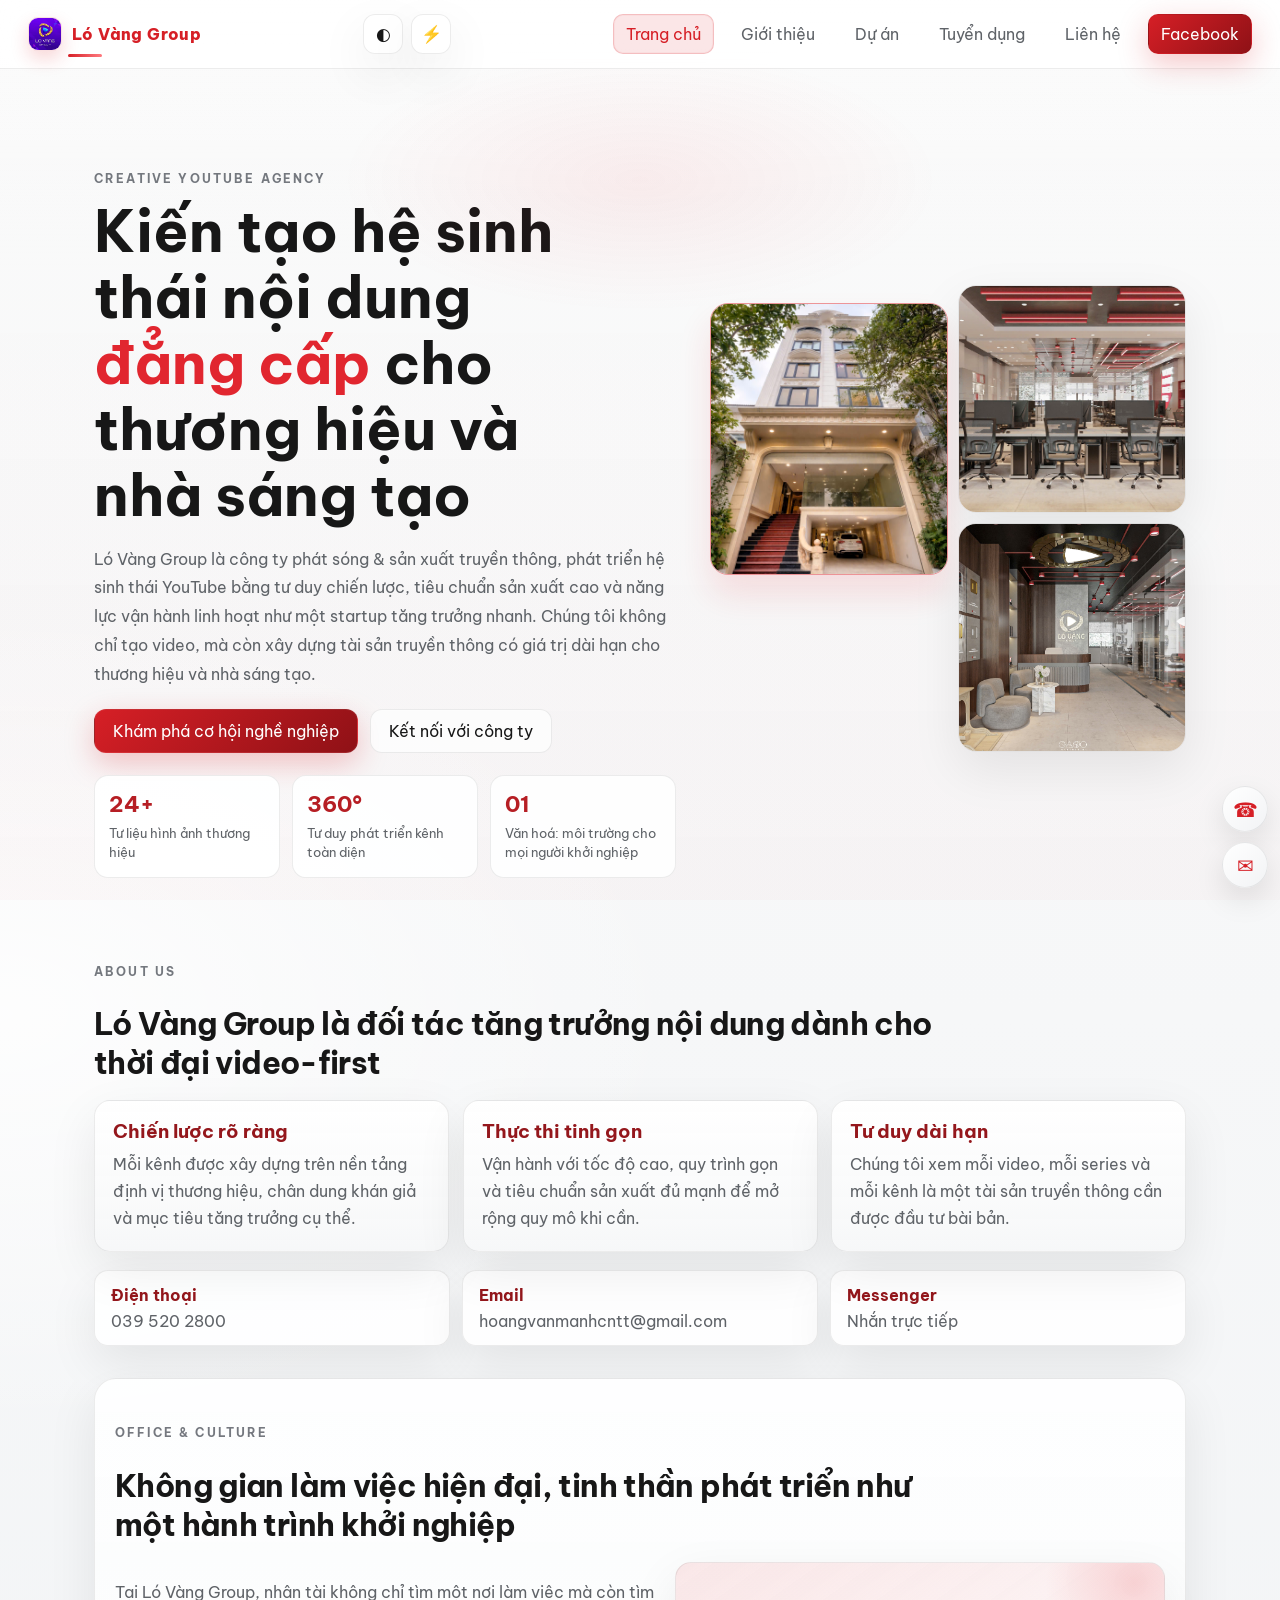
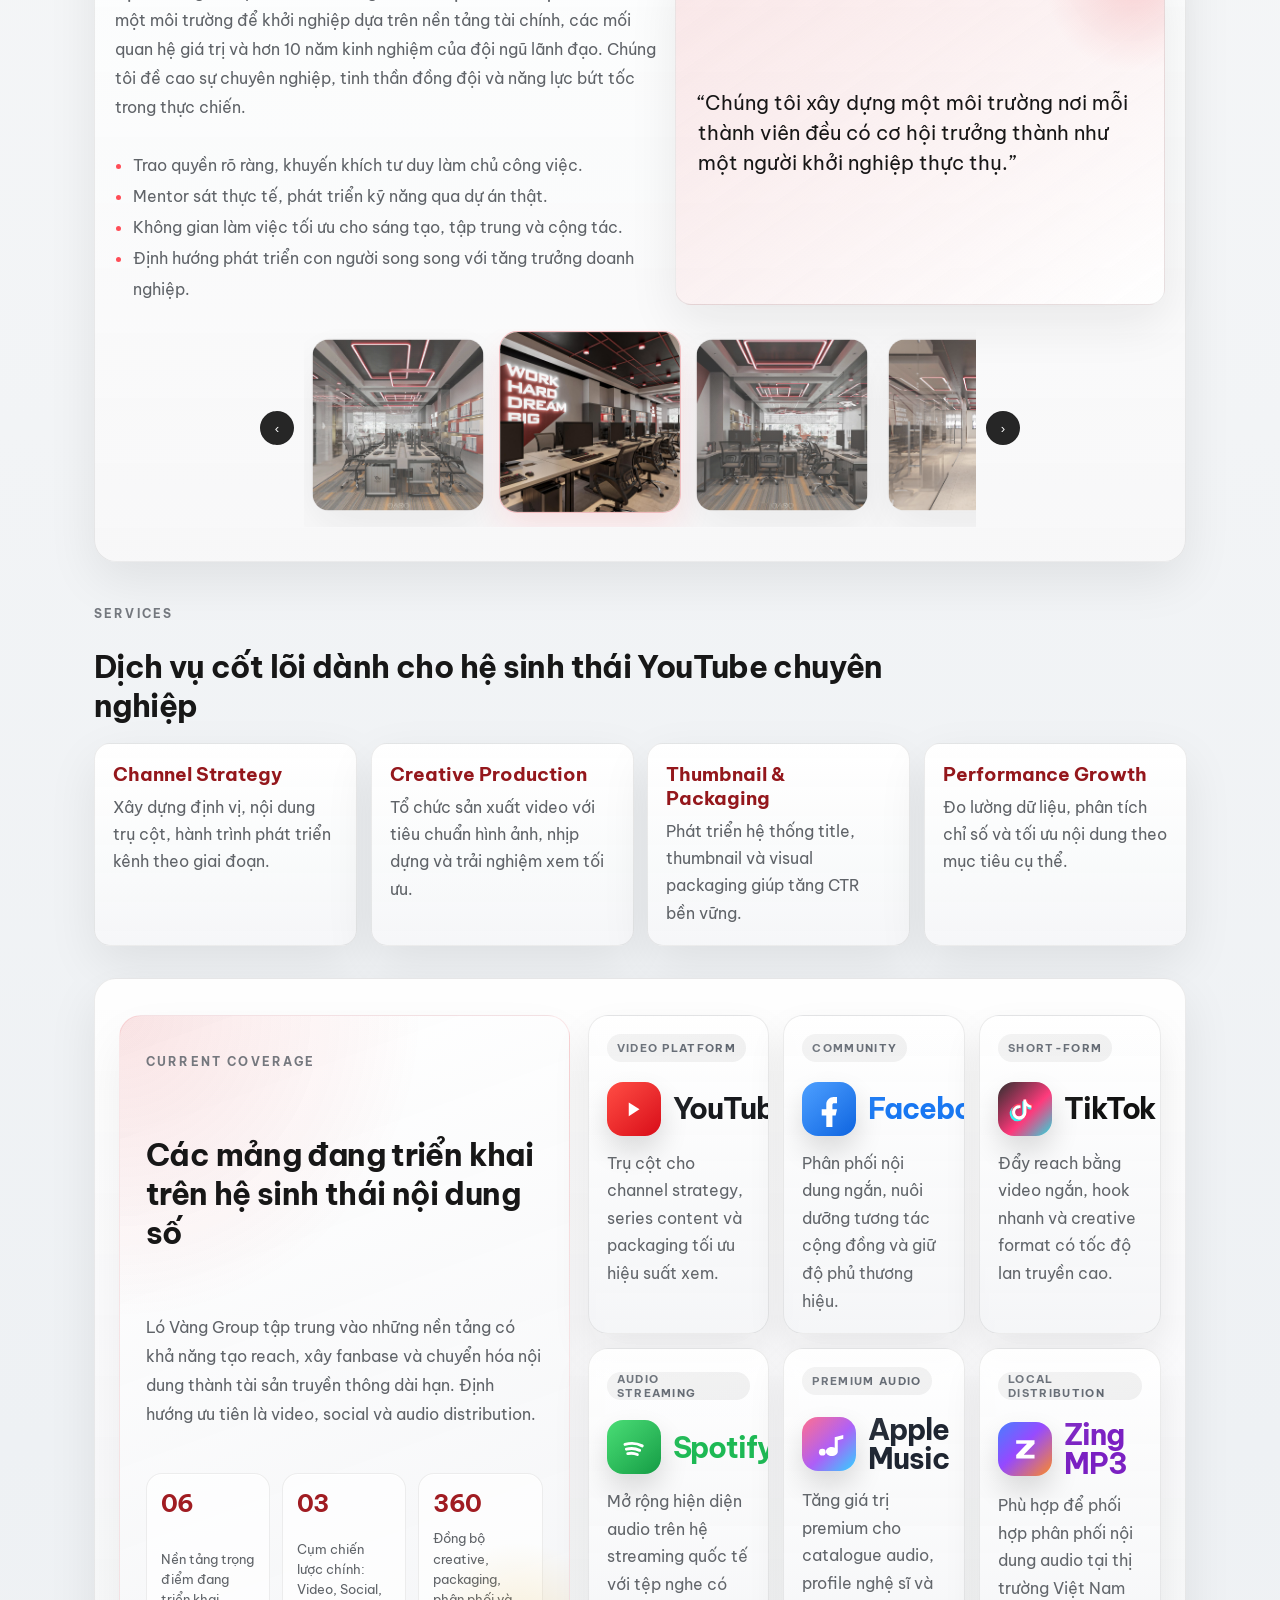
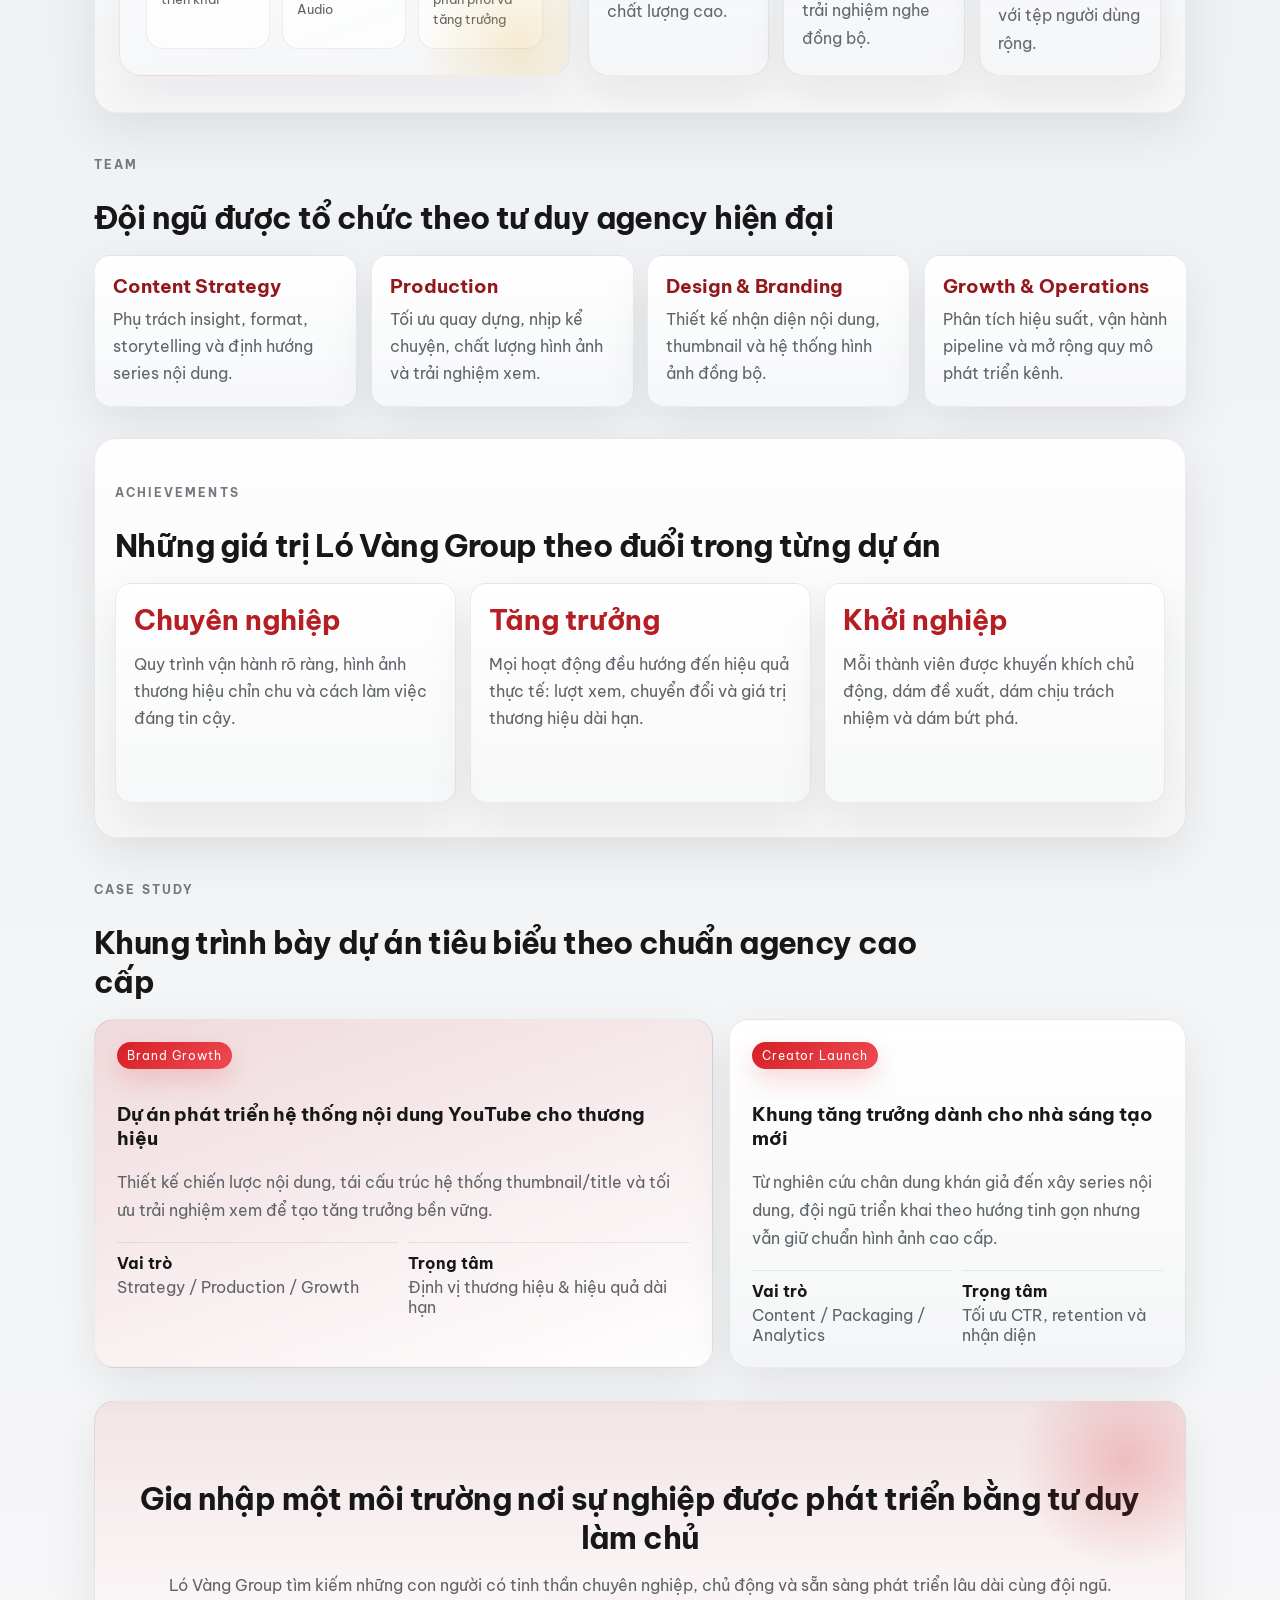
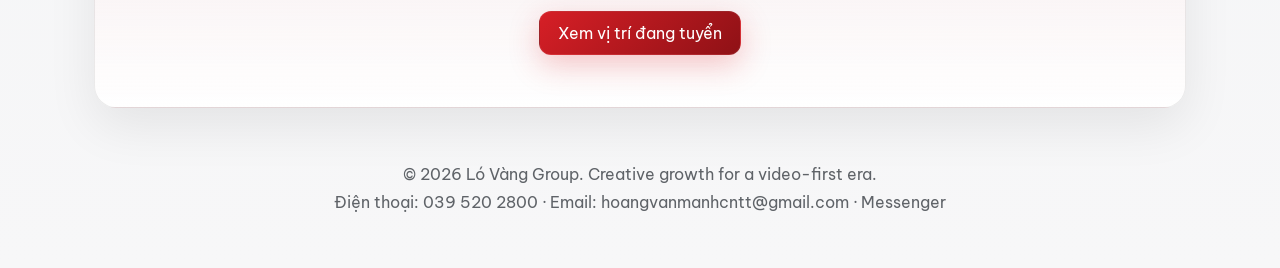
<file: index.html>
<!doctype html>
<html lang="vi">
<head>
  <meta charset="UTF-8" />
  <meta name="viewport" content="width=device-width, initial-scale=1.0" />
  <title>Ló Vàng Group | Creative YouTube Agency</title>
  <meta name="description" content="Ló Vàng Group là công ty phát sóng & sản xuất truyền thông, phát triển hệ sinh thái YouTube với định hướng chuyên nghiệp và văn hoá khởi nghiệp bền vững." />
  <link rel="preconnect" href="https://fonts.googleapis.com">
  <link rel="preconnect" href="https://fonts.gstatic.com" crossorigin>
  <link href="https://fonts.googleapis.com/css2?family=Be+Vietnam+Pro:wght@400;500;600;700;800&display=swap" rel="stylesheet">
  <link rel="icon" type="image/svg+xml" href="./image/favicon-rounded.svg" />
  <link rel="shortcut icon" type="image/jpeg" href="./image/brand-logo.jpg" />
  <link rel="stylesheet" href="./styles.css" />
</head>
<body class="page-enter">
  <div class="site-loader" id="site-loader" aria-hidden="true">
    <div class="loader-core">
      <img src="./image/brand-logo.jpg" alt="Ló Vàng Group logo"/>
      <span>LÓ VÀNG GROUP</span>
    </div>
  </div>
  <header class="topbar">
    <a class="brand" href="./index.html"><img class="brand-logo" src="./image/brand-logo.jpg" alt="Ló Vàng Group logo"/>Ló Vàng Group</a>
    <div class="topbar-tools">
      <button class="icon-toggle theme-toggle" type="button" aria-label="Đổi giao diện" title="Đổi giao diện">◐</button>
      <button class="icon-toggle perf-toggle" type="button" aria-label="Chế độ hiệu năng" title="Chế độ hiệu năng">⚡</button>
      <button class="nav-toggle" type="button" aria-label="Mở menu" aria-expanded="false">☰</button>
    </div>
    <nav class="menu">
      <a href="./index.html">Trang chủ</a>
      <a href="./about.html">Giới thiệu</a>
      <a href="./projects.html">Dự án</a>
      <a href="./careers.html">Tuyển dụng</a>
      <a href="./contact.html">Liên hệ</a>
      <a class="btn btn-small" target="_blank" rel="noreferrer" href="https://www.facebook.com/profile.php?id=100083175738807&sk=directory_contact_info&locale=vi_VN">Facebook</a>
    </nav>
  </header>

  <main>
    <section class="hero hero-luxury">
      <div class="hero-content hero-parallax-layer" data-parallax="0.08">
        <p class="eyebrow">CREATIVE YOUTUBE AGENCY</p>
        <h1>Kiến tạo hệ sinh thái nội dung <span>đẳng cấp</span> cho thương hiệu và nhà sáng tạo</h1>
        <p class="lead">
          Ló Vàng Group là công ty phát sóng & sản xuất truyền thông, phát triển hệ sinh thái YouTube bằng tư duy chiến lược,
          tiêu chuẩn sản xuất cao và năng lực vận hành linh hoạt như một startup tăng trưởng nhanh. Chúng tôi không chỉ tạo video,
          mà còn xây dựng tài sản truyền thông có giá trị dài hạn cho thương hiệu và nhà sáng tạo.
        </p>
        <div class="hero-actions">
          <a class="btn" href="./careers.html">Khám phá cơ hội nghề nghiệp</a>
          <a class="btn btn-ghost" target="_blank" rel="noreferrer" href="https://www.facebook.com/profile.php?id=100083175738807&sk=directory_contact_info&locale=vi_VN">Kết nối với công ty</a>
        </div>
        <div class="hero-metrics">
          <div><strong>24+</strong><span>Tư liệu hình ảnh thương hiệu</span></div>
          <div><strong>360°</strong><span>Tư duy phát triển kênh toàn diện</span></div>
          <div><strong>01</strong><span>Văn hoá: môi trường cho mọi người khởi nghiệp</span></div>
        </div>
      </div>
      <div class="hero-grid hero-grid-tall hero-parallax-layer" data-parallax="-0.05">
        <img src="./image/office-slider-05.jpg" alt="Ló Vàng Group workspace"/>
        <img src="./image/hero-team.jpg" alt="Ló Vàng Group team"/>
        <img src="./image/hero-culture.jpg" alt="Ló Vàng Group culture"/>
        <img src="./image/hero-office.jpg" alt="Ló Vàng Group office"/>
      </div>
    </section>

    <section id="about" class="section">
      <div class="section-head">
        <p class="eyebrow">ABOUT US</p>
        <h2>Ló Vàng Group là đối tác tăng trưởng nội dung dành cho thời đại video-first</h2>
      </div>
      <div class="cards cards-3">
        <article class="card">
          <h3>Chiến lược rõ ràng</h3>
          <p>Mỗi kênh được xây dựng trên nền tảng định vị thương hiệu, chân dung khán giả và mục tiêu tăng trưởng cụ thể.</p>
        </article>
        <article class="card">
          <h3>Thực thi tinh gọn</h3>
          <p>Vận hành với tốc độ cao, quy trình gọn và tiêu chuẩn sản xuất đủ mạnh để mở rộng quy mô khi cần.</p>
        </article>
        <article class="card">
          <h3>Tư duy dài hạn</h3>
          <p>Chúng tôi xem mỗi video, mỗi series và mỗi kênh là một tài sản truyền thông cần được đầu tư bài bản.</p>
        </article>
      </div>
      <div class="contact-strip">
        <div class="contact-pill"><strong>Điện thoại</strong><span>039 520 2800</span></div>
        <div class="contact-pill"><strong>Email</strong><span>hoangvanmanhcntt@gmail.com</span></div>
        <div class="contact-pill"><strong>Messenger</strong><a target="_blank" rel="noreferrer" href="https://www.facebook.com/messages/t/100083175738807/">Nhắn trực tiếp</a></div>
      </div>
    </section>

    <section id="office" class="section alt">
      <div class="section-head">
        <p class="eyebrow">OFFICE & CULTURE</p>
        <h2>Không gian làm việc hiện đại, tinh thần phát triển như một hành trình khởi nghiệp</h2>
      </div>
      <div class="office-grid">
        <div class="office-copy">
          <p class="lead">
            Tại Ló Vàng Group, nhân tài không chỉ tìm một nơi làm việc mà còn tìm một môi trường để khởi nghiệp dựa trên
            nền tảng tài chính, các mối quan hệ giá trị và hơn 10 năm kinh nghiệm của đội ngũ lãnh đạo. Chúng tôi đề cao
            sự chuyên nghiệp, tinh thần đồng đội và năng lực bứt tốc trong thực chiến.
          </p>
          <ul class="checklist luxury-list">
            <li>Trao quyền rõ ràng, khuyến khích tư duy làm chủ công việc.</li>
            <li>Mentor sát thực tế, phát triển kỹ năng qua dự án thật.</li>
            <li>Không gian làm việc tối ưu cho sáng tạo, tập trung và cộng tác.</li>
            <li>Định hướng phát triển con người song song với tăng trưởng doanh nghiệp.</li>
          </ul>
        </div>
        <div class="quote">
          <p>“Chúng tôi xây dựng một môi trường nơi mỗi thành viên đều có cơ hội trưởng thành như một người khởi nghiệp thực thụ.”</p>
        </div>
      </div>
      <div class="media-slider" data-slider>
        <button class="slider-btn prev" type="button" aria-label="Ảnh trước">‹</button>
        <div class="slider-track" data-slider-track>
          <img src="./image/office-slider-01.jpg" alt="Office 1" />
          <img src="./image/office-slider-02.jpg" alt="Office 2" />
          <img src="./image/office-slider-03.jpg" alt="Office 3" />
          <img src="./image/office-slider-04.jpg" alt="Office 4" />
          <img src="./image/office-slider-05.jpg" alt="Office 5" />
          <img src="./image/office-slider-06.jpg" alt="Office 6" />
        </div>
        <button class="slider-btn next" type="button" aria-label="Ảnh sau">›</button>
      </div>
    </section>

    <section id="services" class="section">
      <div class="section-head">
        <p class="eyebrow">SERVICES</p>
        <h2>Dịch vụ cốt lõi dành cho hệ sinh thái YouTube chuyên nghiệp</h2>
      </div>
      <div class="cards cards-4">
        <article class="card"><h3>Channel Strategy</h3><p>Xây dựng định vị, nội dung trụ cột, hành trình phát triển kênh theo giai đoạn.</p></article>
        <article class="card"><h3>Creative Production</h3><p>Tổ chức sản xuất video với tiêu chuẩn hình ảnh, nhịp dựng và trải nghiệm xem tối ưu.</p></article>
        <article class="card"><h3>Thumbnail & Packaging</h3><p>Phát triển hệ thống title, thumbnail và visual packaging giúp tăng CTR bền vững.</p></article>
        <article class="card"><h3>Performance Growth</h3><p>Đo lường dữ liệu, phân tích chỉ số và tối ưu nội dung theo mục tiêu cụ thể.</p></article>
      </div>
    </section>

    <section id="platform-focus" class="section alt platform-section">
      <div class="platform-showcase">
        <div class="platform-panel">
          <p class="eyebrow">CURRENT COVERAGE</p>
          <h2>C&aacute;c m&#7843;ng &#273;ang tri&#7875;n khai tr&ecirc;n h&#7879; sinh th&aacute;i n&#7897;i dung s&#7889;</h2>
          <p class="lead">
            L&oacute; V&agrave;ng Group t&#7853;p trung v&agrave;o nh&#7919;ng n&#7873;n t&#7843;ng c&oacute; kh&#7843; n&#259;ng t&#7841;o reach, x&acirc;y fanbase v&agrave; chuy&#7875;n h&oacute;a n&#7897;i dung
            th&agrave;nh t&agrave;i s&#7843;n truy&#7873;n th&ocirc;ng d&agrave;i h&#7841;n. &#272;&#7883;nh h&#432;&#7899;ng &#432;u ti&ecirc;n l&agrave; video, social v&agrave; audio distribution.
          </p>
          <div class="platform-stats">
            <div><strong>06</strong><span>N&#7873;n t&#7843;ng tr&#7885;ng &#273;i&#7875;m &#273;ang tri&#7875;n khai</span></div>
            <div><strong>03</strong><span>C&#7909;m chi&#7871;n l&#432;&#7907;c ch&iacute;nh: Video, Social, Audio</span></div>
            <div><strong>360</strong><span>&#272;&#7891;ng b&#7897; creative, packaging, ph&acirc;n ph&#7889;i v&agrave; t&#259;ng tr&#432;&#7903;ng</span></div>
          </div>
        </div>

        <div class="platform-grid">
          <article class="platform-card youtube">
            <span class="platform-chip">Video Platform</span>
            <div class="platform-head">
              <span class="platform-mark" aria-hidden="true">
                <svg viewBox="0 0 24 24" focusable="false">
                  <path fill="currentColor" d="M9 7.5v9l7-4.5-7-4.5z" />
                </svg>
              </span>
              <strong class="platform-name">YouTube</strong>
            </div>
            <p>Tr&#7909; c&#7897;t cho channel strategy, series content v&agrave; packaging t&#7889;i &#432;u hi&#7879;u su&#7845;t xem.</p>
          </article>

          <article class="platform-card facebook">
            <span class="platform-chip">Community</span>
            <div class="platform-head">
              <span class="platform-mark" aria-hidden="true">
                <svg viewBox="0 0 24 24" focusable="false">
                  <path fill="currentColor" d="M14 4h3v4h-2c-.55 0-1 .45-1 1v3h3l-.9 4H14v8h-4v-8H7v-4h3V8.8C10 6.15 12.15 4 14.8 4H14z" />
                </svg>
              </span>
              <strong class="platform-name">Facebook</strong>
            </div>
            <p>Ph&acirc;n ph&#7889;i n&#7897;i dung ng&#7855;n, nu&ocirc;i d&#432;&#7905;ng t&#432;&#417;ng t&aacute;c c&#7897;ng &#273;&#7891;ng v&agrave; gi&#7919; &#273;&#7897; ph&#7911; th&#432;&#417;ng hi&#7879;u.</p>
          </article>

          <article class="platform-card tiktok">
            <span class="platform-chip">Short-form</span>
            <div class="platform-head">
              <span class="platform-mark" aria-hidden="true">
                <svg viewBox="0 0 24 24" focusable="false">
                  <path fill="#25F4EE" d="M10 6.2v8.45a3.15 3.15 0 1 1-2.15-2.98v-2.2a5.2 5.2 0 1 0 4.25 5.1V10.9c1.05.75 2.34 1.2 3.75 1.25V10c-1.5-.1-2.78-.97-3.45-2.2-.2-.36-.31-.75-.35-1.18H10z"/>
                  <path fill="#FE2C55" d="M11.25 5v8.45a3.15 3.15 0 1 1-2.15-2.98v-2.2a5.2 5.2 0 1 0 4.25 5.1V9.65c1.05.75 2.34 1.2 3.75 1.25V8.75c-1.5-.1-2.78-.97-3.45-2.2-.2-.36-.31-.75-.35-1.18h-2.05z"/>
                  <path fill="#ffffff" d="M10.7 5.55v8.3a2.7 2.7 0 1 1-1.85-2.55V9.4a4.7 4.7 0 1 0 3.85 4.58v-4.2c.93.67 2.07 1.08 3.3 1.12V9.4c-1.91-.18-3.42-1.77-3.57-3.85H10.7z"/>
                </svg>
              </span>
              <strong class="platform-name">TikTok</strong>
            </div>
            <p>&#272;&#7849;y reach b&#7857;ng video ng&#7855;n, hook nhanh v&agrave; creative format c&oacute; t&#7889;c &#273;&#7897; lan truy&#7873;n cao.</p>
          </article>

          <article class="platform-card spotify">
            <span class="platform-chip">Audio Streaming</span>
            <div class="platform-head">
              <span class="platform-mark" aria-hidden="true">
                <svg viewBox="0 0 24 24" focusable="false">
                  <path class="spotify-wave" d="M6.5 10.1c3.85-1.1 7.95-.77 11.3.95" />
                  <path class="spotify-wave" d="M7.45 13.2c2.95-.75 6.05-.5 8.65.75" />
                  <path class="spotify-wave" d="M8.35 16.1c2.15-.52 4.35-.3 6.25.6" />
                </svg>
              </span>
              <strong class="platform-name">Spotify</strong>
            </div>
            <p>M&#7903; r&#7897;ng hi&#7879;n di&#7879;n audio tr&ecirc;n h&#7879; streaming qu&#7889;c t&#7871; v&#7899;i t&#7879;p nghe c&oacute; ch&#7845;t l&#432;&#7907;ng cao.</p>
          </article>

          <article class="platform-card apple-music">
            <span class="platform-chip">Premium Audio</span>
            <div class="platform-head">
              <span class="platform-mark" aria-hidden="true">
                <svg viewBox="0 0 24 24" focusable="false">
                  <path fill="currentColor" d="M15.5 5.2v9.05a3.3 3.3 0 0 0-1.9-.55c-2.1 0-3.85 1.18-3.85 2.95s1.75 2.95 3.85 2.95 3.9-1.18 3.9-2.95V9.35l3.6-.95V5.95l-5.6 1.45z" />
                  <circle fill="currentColor" cx="7.4" cy="17.1" r="2.2" />
                </svg>
              </span>
              <strong class="platform-name">Apple Music</strong>
            </div>
            <p>T&#259;ng gi&aacute; tr&#7883; premium cho catalogue audio, profile ngh&#7879; s&#297; v&agrave; tr&#7843;i nghi&#7879;m nghe &#273;&#7891;ng b&#7897;.</p>
          </article>

          <article class="platform-card zing">
            <span class="platform-chip">Local Distribution</span>
            <div class="platform-head">
              <span class="platform-mark" aria-hidden="true">
                <svg viewBox="0 0 24 24" focusable="false">
                  <path fill="currentColor" d="M6 6h12v2.4l-7.05 7.2H18V18H6v-2.35l7.1-7.25H6z" />
                </svg>
              </span>
              <strong class="platform-name">Zing MP3</strong>
            </div>
            <p>Ph&ugrave; h&#7907;p &#273;&#7875; ph&#7889;i h&#7907;p ph&acirc;n ph&#7889;i n&#7897;i dung audio t&#7841;i th&#7883; tr&#432;&#7901;ng Vi&#7879;t Nam v&#7899;i t&#7879;p ng&#432;&#7901;i d&ugrave;ng r&#7897;ng.</p>
          </article>
        </div>
      </div>
    </section>

    <section id="team" class="section">
      <div class="section-head">
        <p class="eyebrow">TEAM</p>
        <h2>Đội ngũ được tổ chức theo tư duy agency hiện đại</h2>
      </div>
      <div class="cards cards-4">
        <article class="card"><h3>Content Strategy</h3><p>Phụ trách insight, format, storytelling và định hướng series nội dung.</p></article>
        <article class="card"><h3>Production</h3><p>Tối ưu quay dựng, nhịp kể chuyện, chất lượng hình ảnh và trải nghiệm xem.</p></article>
        <article class="card"><h3>Design & Branding</h3><p>Thiết kế nhận diện nội dung, thumbnail và hệ thống hình ảnh đồng bộ.</p></article>
        <article class="card"><h3>Growth & Operations</h3><p>Phân tích hiệu suất, vận hành pipeline và mở rộng quy mô phát triển kênh.</p></article>
      </div>
    </section>

    <section id="achievements" class="section alt">
      <div class="section-head">
        <p class="eyebrow">ACHIEVEMENTS</p>
        <h2>Những giá trị Ló Vàng Group theo đuổi trong từng dự án</h2>
      </div>
      <div class="achievement-grid">
        <article class="card achievement-card">
          <strong class="stat">Chuyên nghiệp</strong>
          <p>Quy trình vận hành rõ ràng, hình ảnh thương hiệu chỉn chu và cách làm việc đáng tin cậy.</p>
        </article>
        <article class="card achievement-card">
          <strong class="stat">Tăng trưởng</strong>
          <p>Mọi hoạt động đều hướng đến hiệu quả thực tế: lượt xem, chuyển đổi và giá trị thương hiệu dài hạn.</p>
        </article>
        <article class="card achievement-card">
          <strong class="stat">Khởi nghiệp</strong>
          <p>Mỗi thành viên được khuyến khích chủ động, dám đề xuất, dám chịu trách nhiệm và dám bứt phá.</p>
        </article>
      </div>
    </section>

    <section id="case-study" class="section">
      <div class="section-head">
        <p class="eyebrow">CASE STUDY</p>
        <h2>Khung trình bày dự án tiêu biểu theo chuẩn agency cao cấp</h2>
      </div>
      <div class="case-grid">
        <article class="case-card">
          <span class="case-tag">Brand Growth</span>
          <h3>Dự án phát triển hệ thống nội dung YouTube cho thương hiệu</h3>
          <p>Thiết kế chiến lược nội dung, tái cấu trúc hệ thống thumbnail/title và tối ưu trải nghiệm xem để tạo tăng trưởng bền vững.</p>
          <div class="case-meta">
            <div><strong>Vai trò</strong><span>Strategy / Production / Growth</span></div>
            <div><strong>Trọng tâm</strong><span>Định vị thương hiệu & hiệu quả dài hạn</span></div>
          </div>
        </article>
        <article class="case-card subtle">
          <span class="case-tag">Creator Launch</span>
          <h3>Khung tăng trưởng dành cho nhà sáng tạo mới</h3>
          <p>Từ nghiên cứu chân dung khán giả đến xây series nội dung, đội ngũ triển khai theo hướng tinh gọn nhưng vẫn giữ chuẩn hình ảnh cao cấp.</p>
          <div class="case-meta">
            <div><strong>Vai trò</strong><span>Content / Packaging / Analytics</span></div>
            <div><strong>Trọng tâm</strong><span>Tối ưu CTR, retention và nhận diện</span></div>
          </div>
        </article>
      </div>
    </section>

    <section class="section cta luxury-cta">
      <h2>Gia nhập một môi trường nơi sự nghiệp được phát triển bằng tư duy làm chủ</h2>
      <p>Ló Vàng Group tìm kiếm những con người có tinh thần chuyên nghiệp, chủ động và sẵn sàng phát triển lâu dài cùng đội ngũ.</p>
      <a class="btn" href="./careers.html">Xem vị trí đang tuyển</a>
    </section>
  </main>

  <footer>
    <p>© <span id="year"></span> Ló Vàng Group. Creative growth for a video-first era.</p>
    <p>Điện thoại: 039 520 2800 · Email: hoangvanmanhcntt@gmail.com · <a target="_blank" rel="noreferrer" href="https://www.facebook.com/messages/t/100083175738807/">Messenger</a></p>
  </footer>

  <div class="floating-contact">
    <a href="tel:0395202800" aria-label="Gọi điện">☎</a>
    <a target="_blank" rel="noreferrer" href="https://www.facebook.com/messages/t/100083175738807/" aria-label="Messenger">✉</a>
  </div>
  <script src="./app.js"></script>
</body>
</html>
</file>
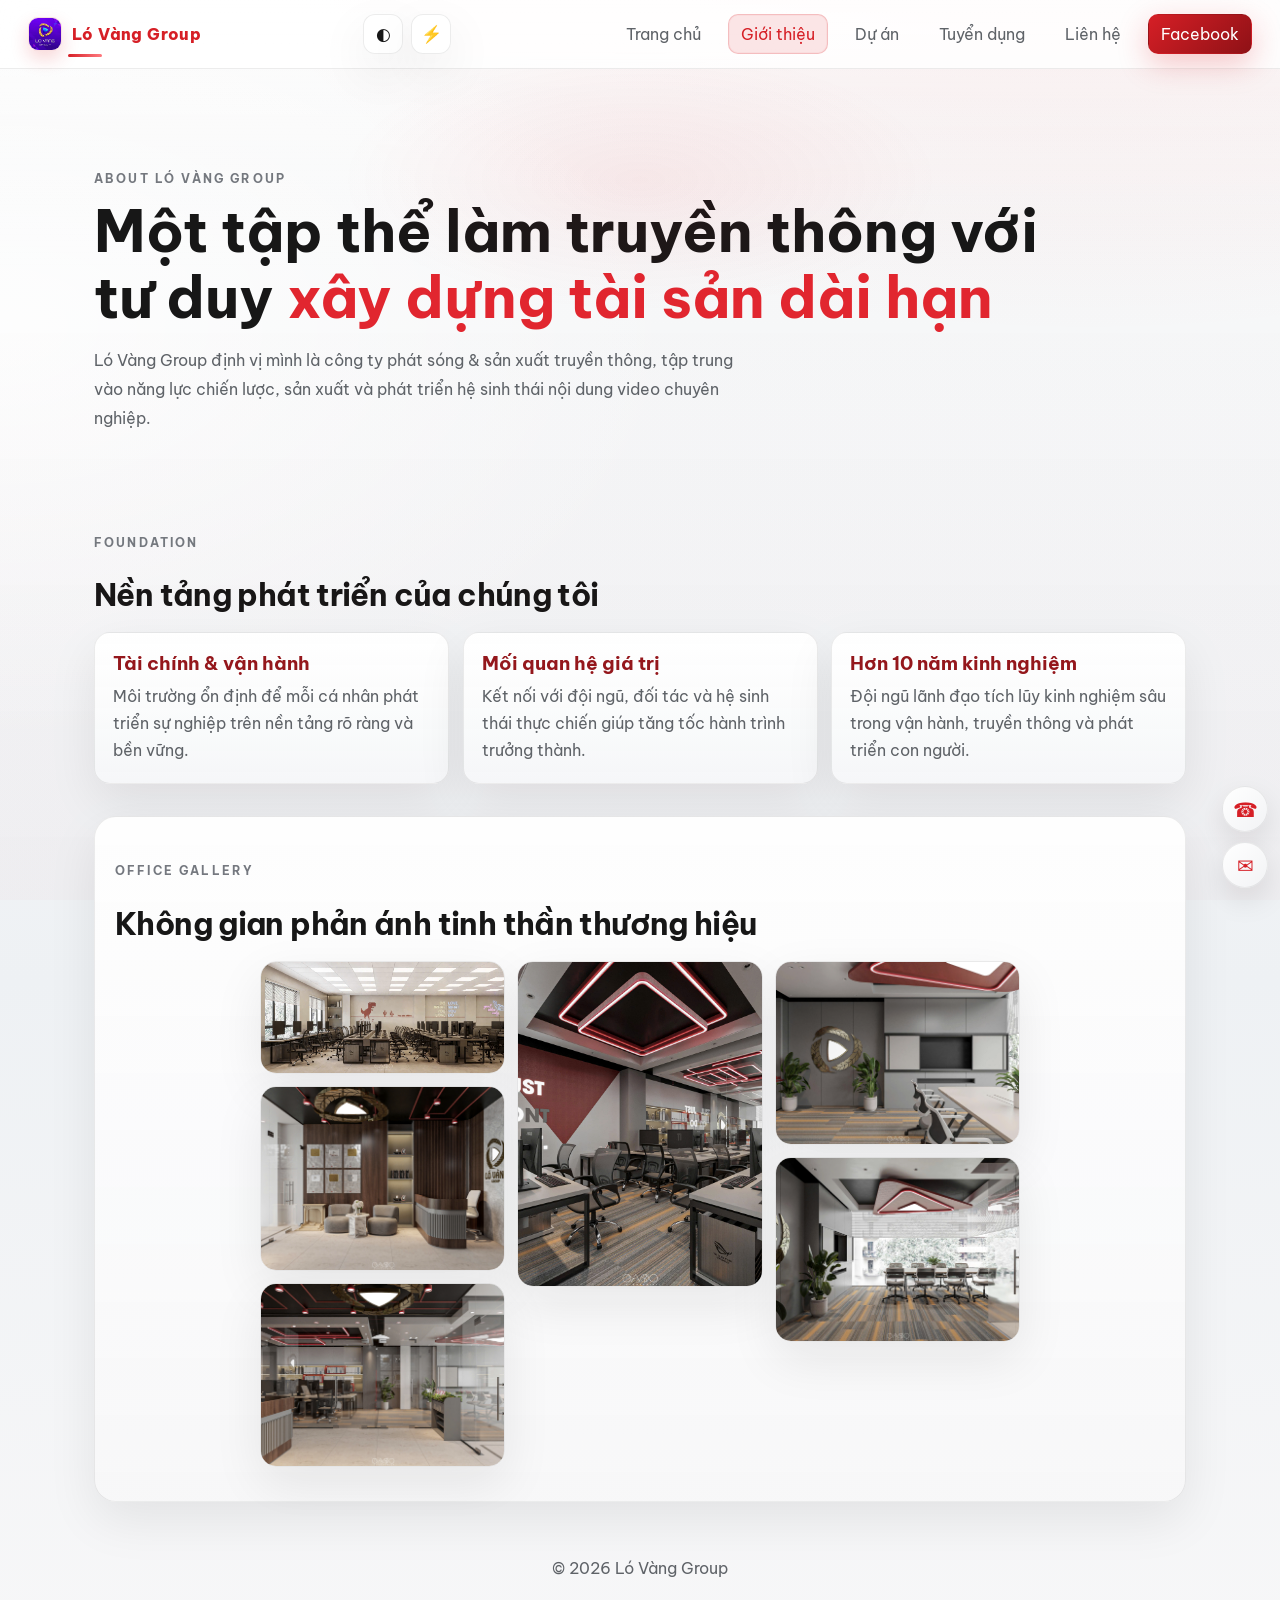
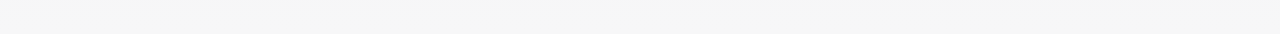
<file: about.html>
<!doctype html>
<html lang="vi">
<head>
  <meta charset="UTF-8" />
  <meta name="viewport" content="width=device-width, initial-scale=1.0" />
  <title>Giới thiệu | Ló Vàng Group</title>
  <meta name="description" content="Tìm hiểu về Ló Vàng Group - công ty phát sóng & sản xuất truyền thông với môi trường khởi nghiệp, chuyên nghiệp và thực chiến." />
  <link rel="preconnect" href="https://fonts.googleapis.com">
  <link rel="preconnect" href="https://fonts.gstatic.com" crossorigin>
  <link href="https://fonts.googleapis.com/css2?family=Be+Vietnam+Pro:wght@400;500;600;700;800&display=swap" rel="stylesheet">
  <link rel="icon" type="image/svg+xml" href="./image/favicon-rounded.svg" />
  <link rel="shortcut icon" type="image/jpeg" href="./image/brand-logo.jpg" />
  <link rel="stylesheet" href="./styles.css" />
</head>
<body class="page-enter">
  <div class="site-loader" id="site-loader" aria-hidden="true">
    <div class="loader-core">
      <img src="./image/brand-logo.jpg" alt="Ló Vàng Group logo"/>
      <span>LÓ VÀNG GROUP</span>
    </div>
  </div>
  <header class="topbar">
    <a class="brand" href="./index.html"><img class="brand-logo" src="./image/brand-logo.jpg" alt="Ló Vàng Group logo"/>Ló Vàng Group</a>
    <div class="topbar-tools">
      <button class="icon-toggle theme-toggle" type="button" aria-label="Đổi giao diện" title="Đổi giao diện">◐</button>
      <button class="icon-toggle perf-toggle" type="button" aria-label="Chế độ hiệu năng" title="Chế độ hiệu năng">⚡</button>
      <button class="nav-toggle" type="button" aria-label="Mở menu" aria-expanded="false">☰</button>
    </div>
    <nav class="menu">
      <a href="./index.html">Trang chủ</a>
      <a href="./about.html">Giới thiệu</a>
      <a href="./projects.html">Dự án</a>
      <a href="./careers.html">Tuyển dụng</a>
      <a href="./contact.html">Liên hệ</a>
      <a class="btn btn-small" target="_blank" rel="noreferrer" href="https://www.facebook.com/profile.php?id=100083175738807&sk=directory_contact_info&locale=vi_VN">Facebook</a>
    </nav>
  </header>
  <main>
    <section class="hero careers-hero hero-luxury">
      <div class="hero-content hero-parallax-layer" data-parallax="0.06">
        <p class="eyebrow">ABOUT LÓ VÀNG GROUP</p>
        <h1>Một tập thể làm truyền thông với tư duy <span>xây dựng tài sản dài hạn</span></h1>
        <p class="lead">Ló Vàng Group định vị mình là công ty phát sóng & sản xuất truyền thông, tập trung vào năng lực chiến lược, sản xuất và phát triển hệ sinh thái nội dung video chuyên nghiệp.</p>
      </div>
    </section>

    <section class="section">
      <div class="section-head">
        <p class="eyebrow">FOUNDATION</p>
        <h2>Nền tảng phát triển của chúng tôi</h2>
      </div>
      <div class="cards cards-3">
        <article class="card"><h3>Tài chính & vận hành</h3><p>Môi trường ổn định để mỗi cá nhân phát triển sự nghiệp trên nền tảng rõ ràng và bền vững.</p></article>
        <article class="card"><h3>Mối quan hệ giá trị</h3><p>Kết nối với đội ngũ, đối tác và hệ sinh thái thực chiến giúp tăng tốc hành trình trưởng thành.</p></article>
        <article class="card"><h3>Hơn 10 năm kinh nghiệm</h3><p>Đội ngũ lãnh đạo tích lũy kinh nghiệm sâu trong vận hành, truyền thông và phát triển con người.</p></article>
      </div>
    </section>

    <section class="section alt">
      <div class="section-head">
        <p class="eyebrow">OFFICE GALLERY</p>
        <h2>Không gian phản ánh tinh thần thương hiệu</h2>
      </div>
      <div class="masonry-grid">
        <img src="./image/gallery-01.jpg" alt="gallery 1"/>
        <img src="./image/gallery-02.jpg" alt="gallery 2"/>
        <img src="./image/gallery-03.jpg" alt="gallery 3"/>
        <img src="./image/gallery-04.jpg" alt="gallery 4"/>
        <img src="./image/gallery-05.jpg" alt="gallery 5"/>
        <img src="./image/gallery-06.jpg" alt="gallery 6"/>
      </div>
    </section>
  </main>
  <div class="floating-contact">
    <a href="tel:0395202800" aria-label="Gọi điện">☎</a>
    <a target="_blank" rel="noreferrer" href="https://www.facebook.com/messages/t/100083175738807/" aria-label="Messenger">✉</a>
  </div>
  <footer>
    <p>© <span id="year"></span> Ló Vàng Group</p>
  </footer>
  <script src="./app.js"></script>
</body>
</html>
</file>
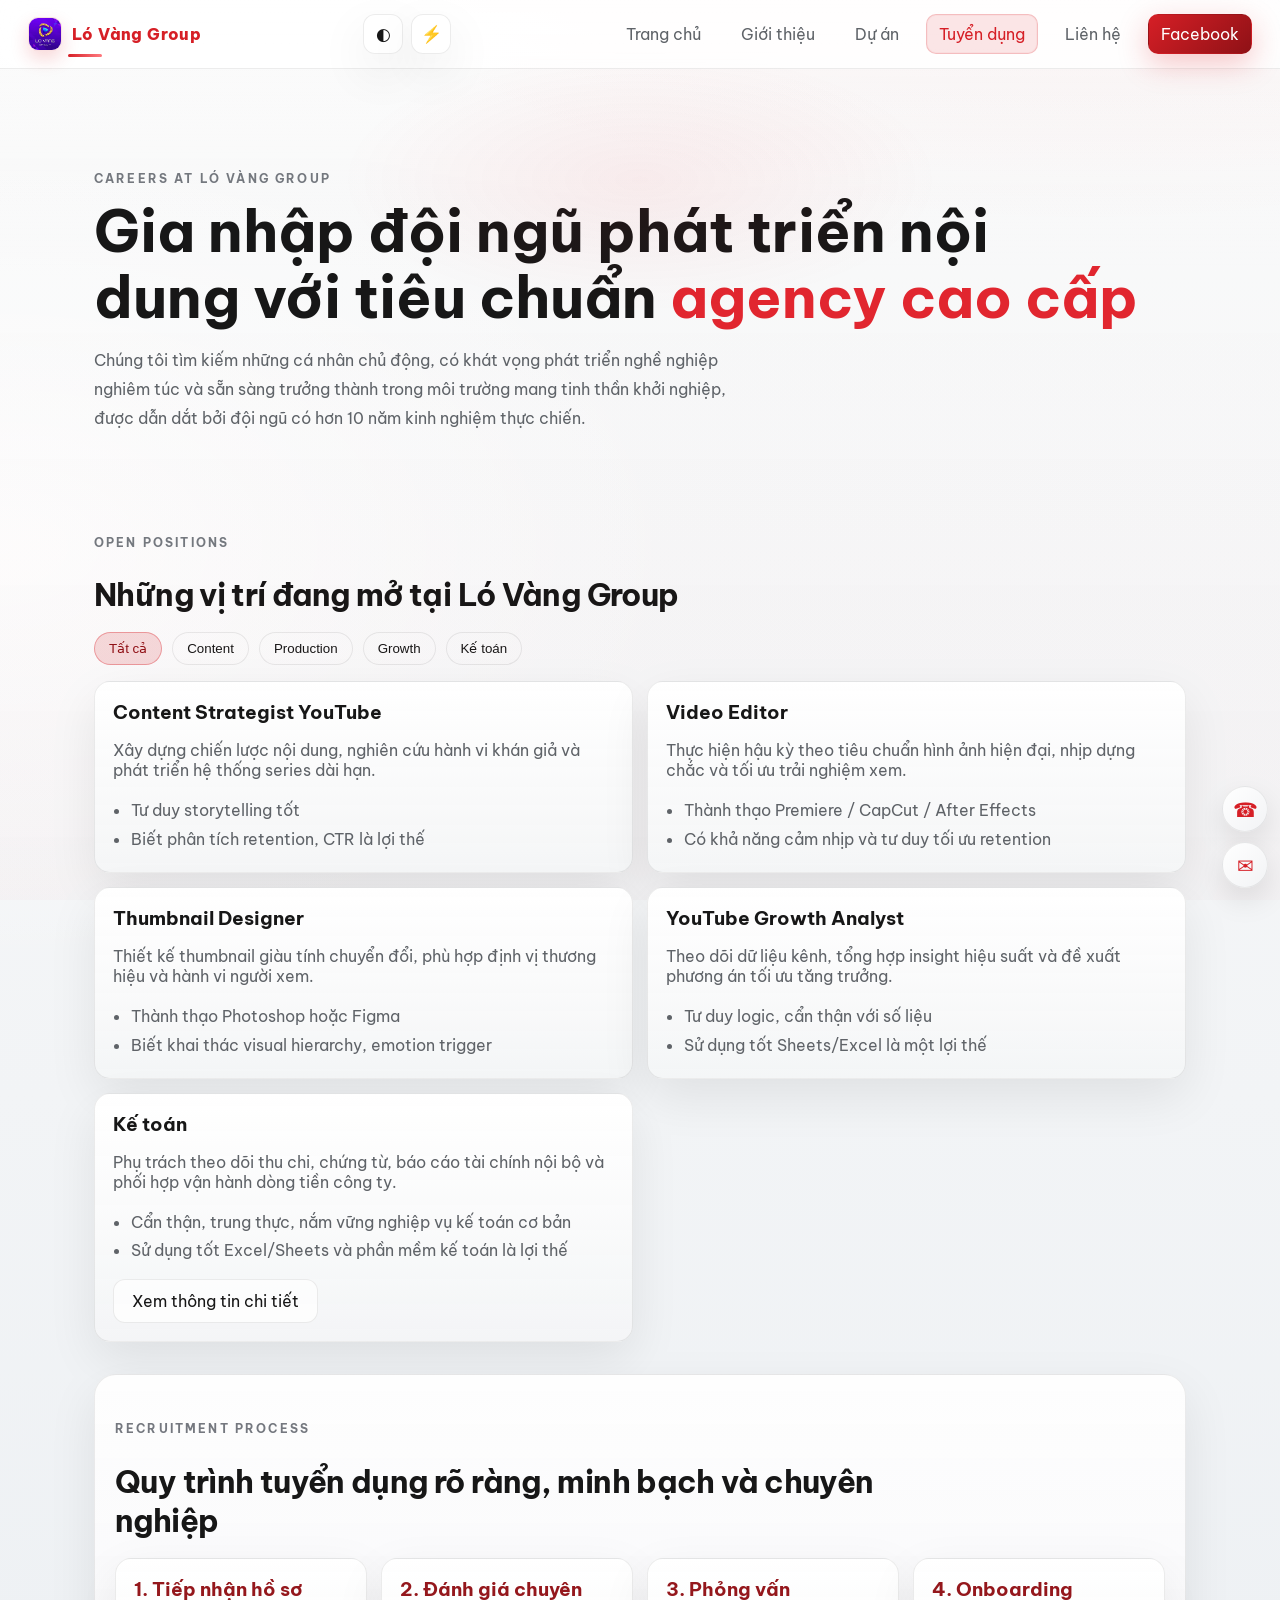
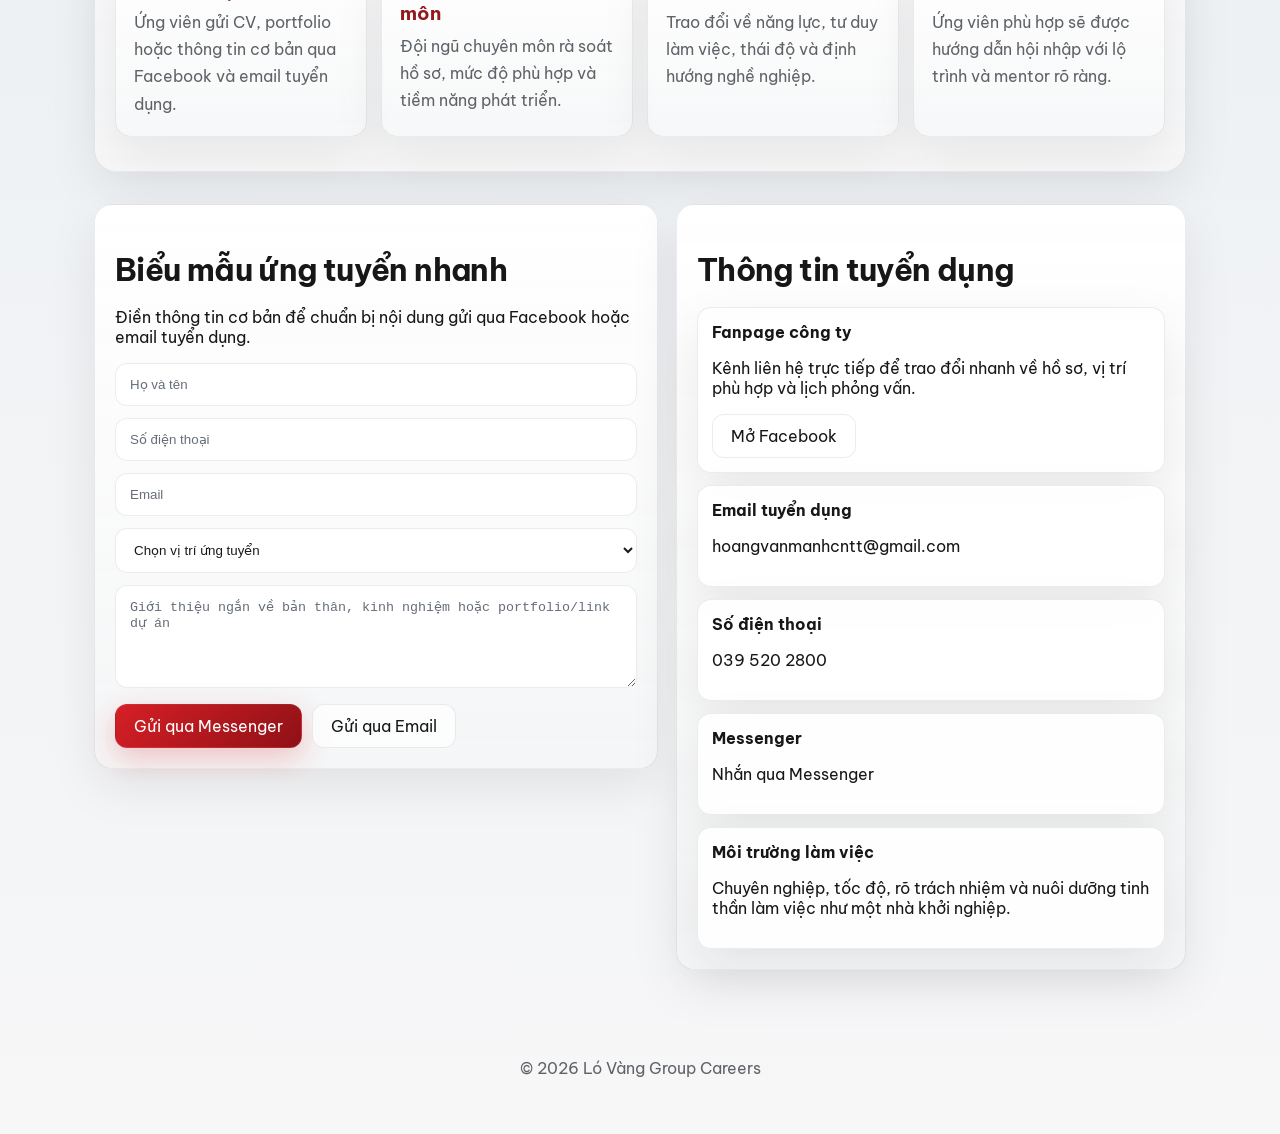
<file: careers.html>
<!doctype html>
<html lang="vi">
<head>
  <meta charset="UTF-8" />
  <meta name="viewport" content="width=device-width, initial-scale=1.0" />
  <title>Tuyển dụng | Ló Vàng Group</title>
  <meta name="description" content="Ló Vàng Group tuyển dụng nhân sự YouTube theo định hướng chuyên nghiệp, môi trường khởi nghiệp và lộ trình phát triển rõ ràng. Liên hệ 039 520 2800 hoặc hoangvanmanhcntt@gmail.com." />
  <link rel="preconnect" href="https://fonts.googleapis.com">
  <link rel="preconnect" href="https://fonts.gstatic.com" crossorigin>
  <link href="https://fonts.googleapis.com/css2?family=Be+Vietnam+Pro:wght@400;500;600;700;800&display=swap" rel="stylesheet">
  <link rel="icon" type="image/svg+xml" href="./image/favicon-rounded.svg" />
  <link rel="shortcut icon" type="image/jpeg" href="./image/brand-logo.jpg" />
  <link rel="stylesheet" href="./styles.css" />
</head>
<body class="page-enter">
  <div class="site-loader" id="site-loader" aria-hidden="true">
    <div class="loader-core">
      <img src="./image/brand-logo.jpg" alt="Ló Vàng Group logo"/>
      <span>LÓ VÀNG GROUP</span>
    </div>
  </div>
  <header class="topbar">
    <a class="brand" href="./index.html"><img class="brand-logo" src="./image/brand-logo.jpg" alt="Ló Vàng Group logo"/>Ló Vàng Group</a>
    <div class="topbar-tools">
      <button class="icon-toggle theme-toggle" type="button" aria-label="Đổi giao diện" title="Đổi giao diện">◐</button>
      <button class="icon-toggle perf-toggle" type="button" aria-label="Chế độ hiệu năng" title="Chế độ hiệu năng">⚡</button>
      <button class="nav-toggle" type="button" aria-label="Mở menu" aria-expanded="false">☰</button>
    </div>
    <nav class="menu">
      <a href="./index.html">Trang chủ</a>
      <a href="./about.html">Giới thiệu</a>
      <a href="./projects.html">Dự án</a>
      <a href="./careers.html">Tuyển dụng</a>
      <a href="./contact.html">Liên hệ</a>
      <a class="btn btn-small" target="_blank" rel="noreferrer" href="https://www.facebook.com/profile.php?id=100083175738807&sk=directory_contact_info&locale=vi_VN">Facebook</a>
    </nav>
  </header>

  <main>
    <section class="hero careers-hero hero-luxury">
      <div class="hero-content">
        <p class="eyebrow">CAREERS AT LÓ VÀNG GROUP</p>
        <h1>Gia nhập đội ngũ phát triển nội dung với tiêu chuẩn <span>agency cao cấp</span></h1>
        <p class="lead">Chúng tôi tìm kiếm những cá nhân chủ động, có khát vọng phát triển nghề nghiệp nghiêm túc và sẵn sàng trưởng thành trong môi trường mang tinh thần khởi nghiệp, được dẫn dắt bởi đội ngũ có hơn 10 năm kinh nghiệm thực chiến.</p>
      </div>
    </section>

    <section id="jobs" class="section">
      <div class="section-head">
        <p class="eyebrow">OPEN POSITIONS</p>
        <h2>Những vị trí đang mở tại Ló Vàng Group</h2>
      </div>
      <div class="job-filters">
        <button class="chip active" data-filter="all">Tất cả</button>
        <button class="chip" data-filter="content">Content</button>
        <button class="chip" data-filter="production">Production</button>
        <button class="chip" data-filter="growth">Growth</button>
        <button class="chip" data-filter="finance">Kế toán</button>
      </div>

      <div class="jobs-grid">
        <article class="job-card" data-role="content">
          <h3>Content Strategist YouTube</h3>
          <p class="muted">Xây dựng chiến lược nội dung, nghiên cứu hành vi khán giả và phát triển hệ thống series dài hạn.</p>
          <ul><li>Tư duy storytelling tốt</li><li>Biết phân tích retention, CTR là lợi thế</li></ul>
        </article>

        <article class="job-card" data-role="production">
          <h3>Video Editor</h3>
          <p class="muted">Thực hiện hậu kỳ theo tiêu chuẩn hình ảnh hiện đại, nhịp dựng chắc và tối ưu trải nghiệm xem.</p>
          <ul><li>Thành thạo Premiere / CapCut / After Effects</li><li>Có khả năng cảm nhịp và tư duy tối ưu retention</li></ul>
        </article>

        <article class="job-card" data-role="production">
          <h3>Thumbnail Designer</h3>
          <p class="muted">Thiết kế thumbnail giàu tính chuyển đổi, phù hợp định vị thương hiệu và hành vi người xem.</p>
          <ul><li>Thành thạo Photoshop hoặc Figma</li><li>Biết khai thác visual hierarchy, emotion trigger</li></ul>
        </article>

        <article class="job-card" data-role="growth">
          <h3>YouTube Growth Analyst</h3>
          <p class="muted">Theo dõi dữ liệu kênh, tổng hợp insight hiệu suất và đề xuất phương án tối ưu tăng trưởng.</p>
          <ul><li>Tư duy logic, cẩn thận với số liệu</li><li>Sử dụng tốt Sheets/Excel là một lợi thế</li></ul>
        </article>

        <article class="job-card" data-role="finance">
          <h3>Kế toán</h3>
          <p class="muted">Phụ trách theo dõi thu chi, chứng từ, báo cáo tài chính nội bộ và phối hợp vận hành dòng tiền công ty.</p>
          <ul><li>Cẩn thận, trung thực, nắm vững nghiệp vụ kế toán cơ bản</li><li>Sử dụng tốt Excel/Sheets và phần mềm kế toán là lợi thế</li></ul>
          <a class="btn btn-ghost job-detail-link" target="_blank" rel="noreferrer" href="https://drive.google.com/file/d/1ycq-kkP7moxZR-CbdGDE2iHbt00SWeMj/view?usp=drivesdk">Xem thông tin chi tiết</a>
        </article>
      </div>
    </section>

    <section id="process" class="section alt">
      <div class="section-head">
        <p class="eyebrow">RECRUITMENT PROCESS</p>
        <h2>Quy trình tuyển dụng rõ ràng, minh bạch và chuyên nghiệp</h2>
      </div>
      <div class="cards cards-4">
        <article class="card"><h3>1. Tiếp nhận hồ sơ</h3><p>Ứng viên gửi CV, portfolio hoặc thông tin cơ bản qua Facebook và email tuyển dụng.</p></article>
        <article class="card"><h3>2. Đánh giá chuyên môn</h3><p>Đội ngũ chuyên môn rà soát hồ sơ, mức độ phù hợp và tiềm năng phát triển.</p></article>
        <article class="card"><h3>3. Phỏng vấn</h3><p>Trao đổi về năng lực, tư duy làm việc, thái độ và định hướng nghề nghiệp.</p></article>
        <article class="card"><h3>4. Onboarding</h3><p>Ứng viên phù hợp sẽ được hướng dẫn hội nhập với lộ trình và mentor rõ ràng.</p></article>
      </div>
    </section>

    <section id="apply" class="section">
      <div class="apply-grid">
        <div class="apply-card">
          <h2>Biểu mẫu ứng tuyển nhanh</h2>
          <p class="muted">Điền thông tin cơ bản để chuẩn bị nội dung gửi qua Facebook hoặc email tuyển dụng.</p>
          <form id="apply-form" class="form-stack" action="mailto:hoangvanmanhcntt@gmail.com?subject=Ung%20tuyen%20Lo%20Vang%20Group" method="post" enctype="text/plain" autocomplete="on">
            <input id="candidate-name" name="Ho ten" type="text" placeholder="Họ và tên" autocomplete="name" required />
            <input id="candidate-phone" name="So dien thoai" type="tel" inputmode="tel" placeholder="Số điện thoại" autocomplete="tel" required />
            <input id="candidate-email" name="Email" type="email" placeholder="Email" autocomplete="email" required />
            <select id="candidate-role" name="Vi tri ung tuyen" required>
              <option value="">Chọn vị trí ứng tuyển</option>
              <option>Content Strategist YouTube</option>
              <option>Video Editor</option>
              <option>Thumbnail Designer</option>
              <option>YouTube Growth Analyst</option>
              <option>Kế toán</option>
            </select>
            <textarea id="candidate-note" name="Gioi thieu" rows="5" placeholder="Giới thiệu ngắn về bản thân, kinh nghiệm hoặc portfolio/link dự án"></textarea>
            <div class="form-actions">
              <a class="btn" target="_blank" rel="noreferrer" href="https://www.facebook.com/messages/t/100083175738807/">Gửi qua Messenger</a>
              <button class="btn btn-ghost" type="submit">Gửi qua Email</button>
            </div>
          </form>
        </div>
        <div class="apply-card">
          <h2>Thông tin tuyển dụng</h2>
          <div class="contact-list">
            <div class="contact-item">
              <strong>Fanpage công ty</strong>
              <p class="muted">Kênh liên hệ trực tiếp để trao đổi nhanh về hồ sơ, vị trí phù hợp và lịch phỏng vấn.</p>
              <a class="btn btn-ghost" target="_blank" rel="noreferrer" href="https://www.facebook.com/profile.php?id=100083175738807&sk=directory_contact_info&locale=vi_VN">Mở Facebook</a>
            </div>
            <div class="contact-item">
              <strong>Email tuyển dụng</strong>
              <p class="muted">hoangvanmanhcntt@gmail.com</p>
            </div>
            <div class="contact-item">
              <strong>Số điện thoại</strong>
              <p class="muted">039 520 2800</p>
            </div>
            <div class="contact-item">
              <strong>Messenger</strong>
              <p class="muted"><a target="_blank" rel="noreferrer" href="https://www.facebook.com/messages/t/100083175738807/">Nhắn qua Messenger</a></p>
            </div>
            <div class="contact-item">
              <strong>Môi trường làm việc</strong>
              <p class="muted">Chuyên nghiệp, tốc độ, rõ trách nhiệm và nuôi dưỡng tinh thần làm việc như một nhà khởi nghiệp.</p>
            </div>
          </div>
        </div>
      </div>
    </section>
  </main>

  <div class="floating-contact">
    <a href="tel:0395202800" aria-label="Gọi điện">☎</a>
    <a target="_blank" rel="noreferrer" href="https://www.facebook.com/messages/t/100083175738807/" aria-label="Messenger">✉</a>
  </div>
  <footer>
    <p>© <span id="year"></span> Ló Vàng Group Careers</p>
  </footer>

  <script src="./app.js"></script>
</body>
</html>
</file>
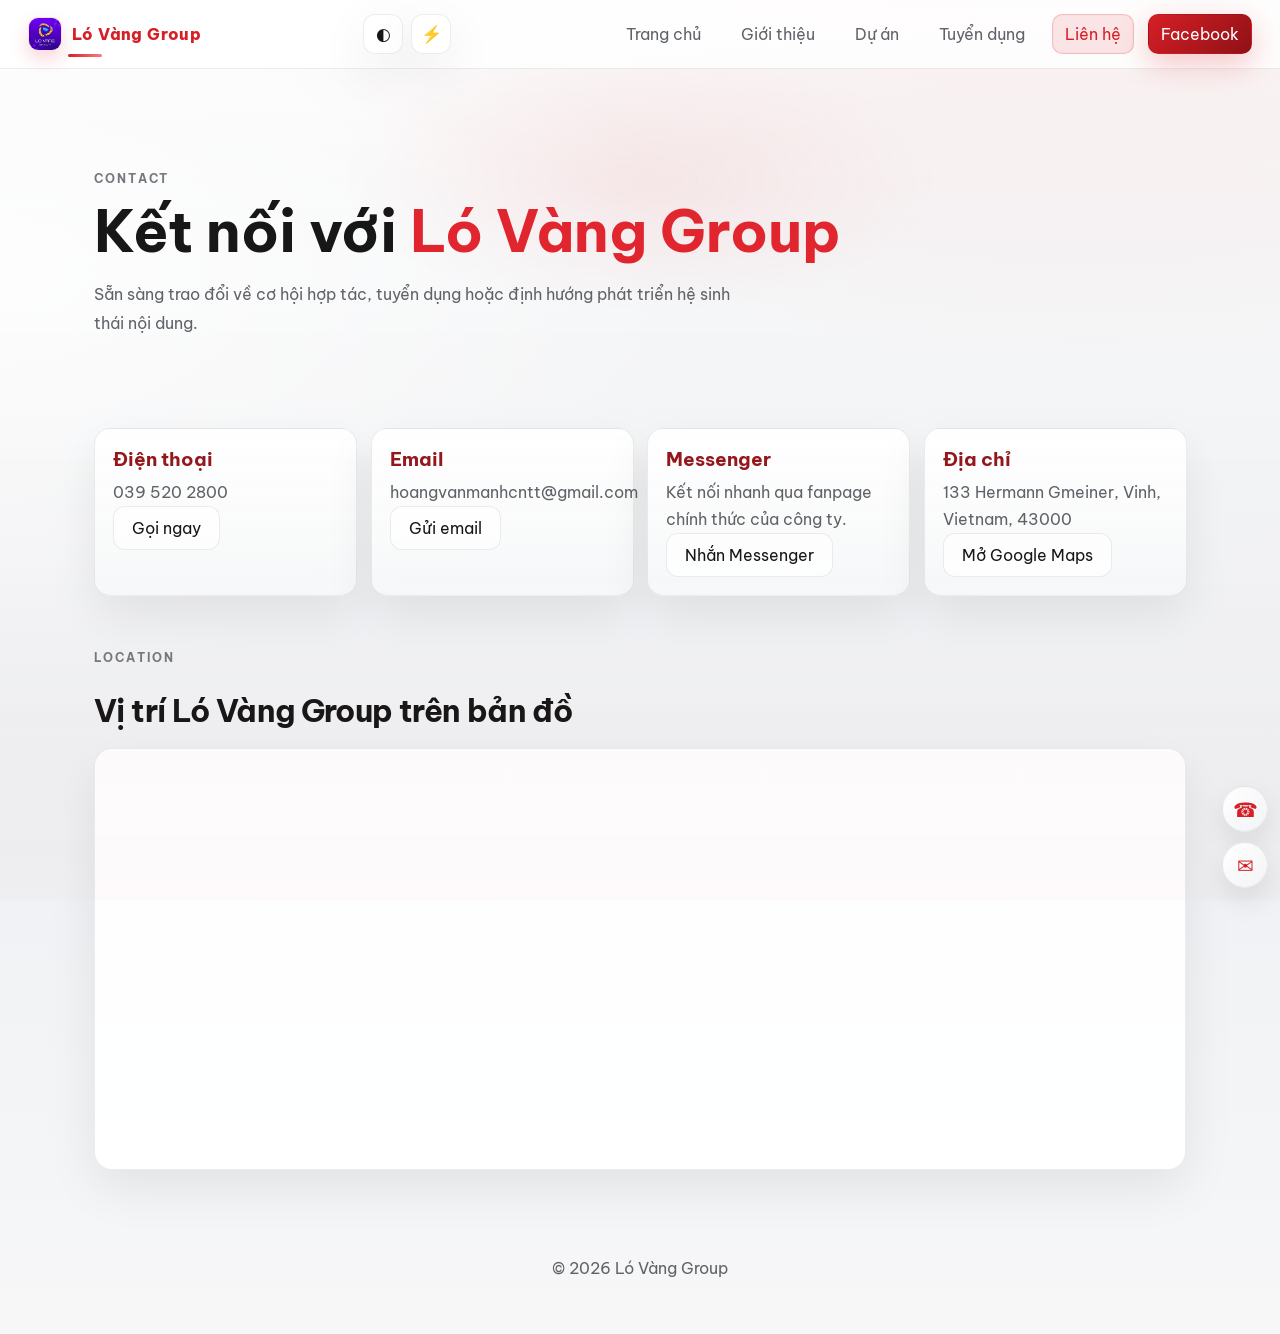
<file: contact.html>
<!doctype html>
<html lang="vi">
<head>
  <meta charset="UTF-8" />
  <meta name="viewport" content="width=device-width, initial-scale=1.0" />
  <title>Liên hệ | Ló Vàng Group</title>
  <meta name="description" content="Thông tin liên hệ chính thức của Ló Vàng Group." />
  <link rel="preconnect" href="https://fonts.googleapis.com">
  <link rel="preconnect" href="https://fonts.gstatic.com" crossorigin>
  <link href="https://fonts.googleapis.com/css2?family=Be+Vietnam+Pro:wght@400;500;600;700;800&display=swap" rel="stylesheet">
  <link rel="icon" type="image/svg+xml" href="./image/favicon-rounded.svg" />
  <link rel="shortcut icon" type="image/jpeg" href="./image/brand-logo.jpg" />
  <link rel="stylesheet" href="./styles.css" />
</head>
<body class="page-enter">
  <div class="site-loader" id="site-loader" aria-hidden="true">
    <div class="loader-core">
      <img src="./image/brand-logo.jpg" alt="Ló Vàng Group logo"/>
      <span>LÓ VÀNG GROUP</span>
    </div>
  </div>
  <header class="topbar">
    <a class="brand" href="./index.html"><img class="brand-logo" src="./image/brand-logo.jpg" alt="Ló Vàng Group logo"/>Ló Vàng Group</a>
    <div class="topbar-tools">
      <button class="icon-toggle theme-toggle" type="button" aria-label="Đổi giao diện" title="Đổi giao diện">◐</button>
      <button class="icon-toggle perf-toggle" type="button" aria-label="Chế độ hiệu năng" title="Chế độ hiệu năng">⚡</button>
      <button class="nav-toggle" type="button" aria-label="Mở menu" aria-expanded="false">☰</button>
    </div>
    <nav class="menu">
      <a href="./index.html">Trang chủ</a>
      <a href="./about.html">Giới thiệu</a>
      <a href="./projects.html">Dự án</a>
      <a href="./careers.html">Tuyển dụng</a>
      <a href="./contact.html">Liên hệ</a>
      <a class="btn btn-small" target="_blank" rel="noreferrer" href="https://www.facebook.com/profile.php?id=100083175738807&sk=directory_contact_info&locale=vi_VN">Facebook</a>
    </nav>
  </header>
  <main>
    <section class="hero careers-hero hero-luxury">
      <div class="hero-content">
        <p class="eyebrow">CONTACT</p>
        <h1>Kết nối với <span>Ló Vàng Group</span></h1>
        <p class="lead">Sẵn sàng trao đổi về cơ hội hợp tác, tuyển dụng hoặc định hướng phát triển hệ sinh thái nội dung.</p>
      </div>
    </section>
    <section class="section">
      <div class="cards cards-4">
        <article class="card"><h3>Điện thoại</h3><p>039 520 2800</p><a class="btn btn-ghost" href="tel:0395202800">Gọi ngay</a></article>
        <article class="card"><h3>Email</h3><p>hoangvanmanhcntt@gmail.com</p><a class="btn btn-ghost" href="mailto:hoangvanmanhcntt@gmail.com">Gửi email</a></article>
        <article class="card"><h3>Messenger</h3><p>Kết nối nhanh qua fanpage chính thức của công ty.</p><a class="btn btn-ghost" target="_blank" rel="noreferrer" href="https://www.facebook.com/messages/t/100083175738807/">Nhắn Messenger</a></article>
        <article class="card"><h3>Địa chỉ</h3><p>133 Hermann Gmeiner, Vinh, Vietnam, 43000</p><a class="btn btn-ghost" target="_blank" rel="noreferrer" href="https://www.google.com/maps/search/?api=1&query=133%20Hermann%20Gmeiner%2C%20Vinh%2C%20Vietnam%2C%2043000">Mở Google Maps</a></article>
      </div>
    </section>
    <section class="section map-section">
      <div class="section-head">
        <p class="eyebrow">LOCATION</p>
        <h2>Vị trí Ló Vàng Group trên bản đồ</h2>
      </div>
      <div class="map-panel">
        <iframe
          title="Bản đồ Ló Vàng Group"
          src="https://maps.google.com/maps?q=133%20Hermann%20Gmeiner%2C%20Vinh%2C%20Vietnam%2C%2043000&t=&z=16&ie=UTF8&iwloc=&output=embed"
          loading="lazy"
          referrerpolicy="no-referrer-when-downgrade"
          allowfullscreen>
        </iframe>
      </div>
    </section>
  </main>
  <div class="floating-contact">
    <a href="tel:0395202800" aria-label="Gọi điện">☎</a>
    <a target="_blank" rel="noreferrer" href="https://www.facebook.com/messages/t/100083175738807/" aria-label="Messenger">✉</a>
  </div>
  <footer><p>© <span id="year"></span> Ló Vàng Group</p></footer>
  <script src="./app.js"></script>
</body>
</html>
</file>
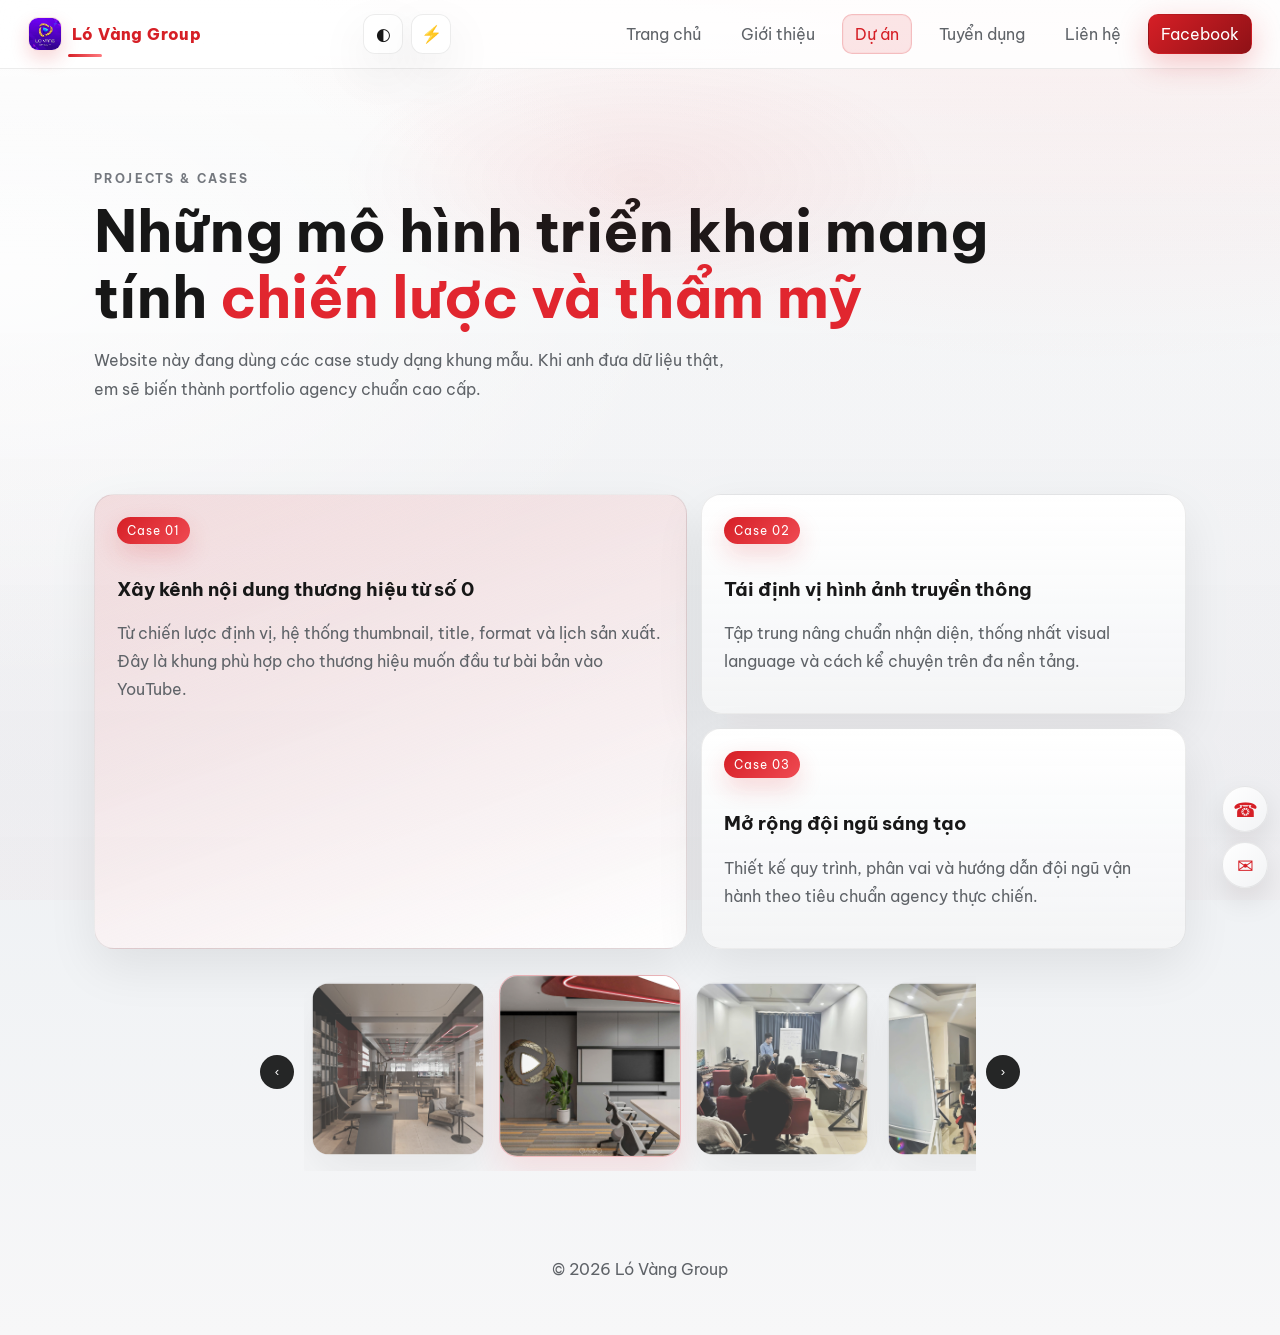
<file: projects.html>
<!doctype html>
<html lang="vi">
<head>
  <meta charset="UTF-8" />
  <meta name="viewport" content="width=device-width, initial-scale=1.0" />
  <title>Dự án | Ló Vàng Group</title>
  <meta name="description" content="Các mô hình triển khai nội dung, phát triển kênh và case study mẫu của Ló Vàng Group." />
  <link rel="preconnect" href="https://fonts.googleapis.com">
  <link rel="preconnect" href="https://fonts.gstatic.com" crossorigin>
  <link href="https://fonts.googleapis.com/css2?family=Be+Vietnam+Pro:wght@400;500;600;700;800&display=swap" rel="stylesheet">
  <link rel="icon" type="image/svg+xml" href="./image/favicon-rounded.svg" />
  <link rel="shortcut icon" type="image/jpeg" href="./image/brand-logo.jpg" />
  <link rel="stylesheet" href="./styles.css" />
</head>
<body class="page-enter">
  <div class="site-loader" id="site-loader" aria-hidden="true">
    <div class="loader-core">
      <img src="./image/brand-logo.jpg" alt="Ló Vàng Group logo"/>
      <span>LÓ VÀNG GROUP</span>
    </div>
  </div>
  <header class="topbar">
    <a class="brand" href="./index.html"><img class="brand-logo" src="./image/brand-logo.jpg" alt="Ló Vàng Group logo"/>Ló Vàng Group</a>
    <div class="topbar-tools">
      <button class="icon-toggle theme-toggle" type="button" aria-label="Đổi giao diện" title="Đổi giao diện">◐</button>
      <button class="icon-toggle perf-toggle" type="button" aria-label="Chế độ hiệu năng" title="Chế độ hiệu năng">⚡</button>
      <button class="nav-toggle" type="button" aria-label="Mở menu" aria-expanded="false">☰</button>
    </div>
    <nav class="menu">
      <a href="./index.html">Trang chủ</a>
      <a href="./about.html">Giới thiệu</a>
      <a href="./projects.html">Dự án</a>
      <a href="./careers.html">Tuyển dụng</a>
      <a href="./contact.html">Liên hệ</a>
      <a class="btn btn-small" target="_blank" rel="noreferrer" href="https://www.facebook.com/profile.php?id=100083175738807&sk=directory_contact_info&locale=vi_VN">Facebook</a>
    </nav>
  </header>
  <main>
    <section class="hero careers-hero hero-luxury">
      <div class="hero-content hero-parallax-layer" data-parallax="0.05">
        <p class="eyebrow">PROJECTS & CASES</p>
        <h1>Những mô hình triển khai mang tính <span>chiến lược và thẩm mỹ</span></h1>
        <p class="lead">Website này đang dùng các case study dạng khung mẫu. Khi anh đưa dữ liệu thật, em sẽ biến thành portfolio agency chuẩn cao cấp.</p>
      </div>
    </section>
    <section class="section">
      <div class="project-showcase">
        <article class="case-card large">
          <span class="case-tag">Case 01</span>
          <h3>Xây kênh nội dung thương hiệu từ số 0</h3>
          <p>Từ chiến lược định vị, hệ thống thumbnail, title, format và lịch sản xuất. Đây là khung phù hợp cho thương hiệu muốn đầu tư bài bản vào YouTube.</p>
        </article>
        <article class="case-card subtle">
          <span class="case-tag">Case 02</span>
          <h3>Tái định vị hình ảnh truyền thông</h3>
          <p>Tập trung nâng chuẩn nhận diện, thống nhất visual language và cách kể chuyện trên đa nền tảng.</p>
        </article>
        <article class="case-card subtle">
          <span class="case-tag">Case 03</span>
          <h3>Mở rộng đội ngũ sáng tạo</h3>
          <p>Thiết kế quy trình, phân vai và hướng dẫn đội ngũ vận hành theo tiêu chuẩn agency thực chiến.</p>
        </article>
      </div>
      <div class="media-slider" data-slider>
        <button class="slider-btn prev" type="button">‹</button>
        <div class="slider-track" data-slider-track>
          <img src="./image/showcase-01.jpg" alt="project 1" />
          <img src="./image/gallery-05.jpg" alt="project 2" />
          <img src="./image/showcase-03.jpg" alt="project 3" />
          <img src="./image/showcase-04.jpg" alt="project 4" />
        </div>
        <button class="slider-btn next" type="button">›</button>
      </div>
    </section>
  </main>
  <div class="floating-contact">
    <a href="tel:0395202800" aria-label="Gọi điện">☎</a>
    <a target="_blank" rel="noreferrer" href="https://www.facebook.com/messages/t/100083175738807/" aria-label="Messenger">✉</a>
  </div>
  <footer><p>© <span id="year"></span> Ló Vàng Group</p></footer>
  <script src="./app.js"></script>
</body>
</html>
</file>
<file: styles.css>
:root {
  --bg: #f3f4f6;
  --bg-soft: #ffffff;
  --panel: #eceef1;
  --txt: #171717;
  --muted: #5f6368;
  --primary: #d61f26;
  --primary-2: #8f1116;
  --accent: #8a8f98;
  --card: rgba(255,255,255,.82);
  --border: rgba(23,23,23,.08);
  --shadow: 0 18px 50px rgba(0,0,0,.08);
}
body[data-theme="dark"] {
  --bg: #0d0f12;
  --bg-soft: #13161a;
  --panel: #171b20;
  --txt: #f4f5f7;
  --muted: #a7adb7;
  --accent: #8c939f;
  --card: rgba(255,255,255,.05);
  --border: rgba(255,255,255,.10);
  --shadow: 0 20px 50px rgba(0,0,0,.35);
}
* { box-sizing: border-box; }
html { scroll-behavior: smooth; }
html, body { overflow-x: hidden; }
body {
  margin: 0;
  font-family: 'Be Vietnam Pro', sans-serif;
  background:
    radial-gradient(900px 500px at 85% -10%, rgba(214,31,38,.10), transparent),
    radial-gradient(700px 420px at 0% 20%, rgba(255,255,255,.8), transparent),
    linear-gradient(180deg, #fafafa, #eef1f4 60%, #f7f7f8);
  color: var(--txt);
  min-height: 100vh;
  display: flex;
  flex-direction: column;
}
body[data-theme="dark"] {
  background:
    radial-gradient(900px 500px at 85% -10%, rgba(214,31,38,.18), transparent),
    radial-gradient(700px 420px at 0% 20%, rgba(255,255,255,.04), transparent),
    linear-gradient(180deg, #0d0f12, #11151a 60%, #0f1216);
}
body::before {
  content: "";
  position: fixed;
  inset: 0;
  pointer-events: none;
  background: linear-gradient(180deg, rgba(255,255,255,.35), transparent 30%, rgba(214,31,38,.02));
}
body[data-theme="dark"]::before {
  background: linear-gradient(180deg, rgba(255,255,255,.04), transparent 30%, rgba(214,31,38,.06));
}
body::after {
  content: "";
  position: fixed;
  inset: 0;
  pointer-events: none;
  background:
    radial-gradient(500px 220px at var(--mx, 50%) var(--my, 20%), rgba(225,38,47,.08), transparent 60%);
  opacity: .9;
  transition: opacity .3s ease;
}
a { color: inherit; text-decoration: none; }

.site-loader {
  position: fixed;
  inset: 0;
  z-index: 120;
  display: grid;
  place-items: center;
  background: linear-gradient(180deg, #f8f9fb, #eef1f4);
  transition: opacity .45s ease, visibility .45s ease;
}
.site-loader.hide {
  opacity: 0;
  visibility: hidden;
}
.loader-core {
  display: grid;
  place-items: center;
  gap: 12px;
}
.loader-core img {
  width: 64px;
  height: 64px;
  border-radius: 16px;
  object-fit: cover;
  box-shadow: 0 14px 30px rgba(214,31,38,.2);
  animation: loader-bob 1.6s ease-in-out infinite;
}
.loader-core span {
  font-weight: 700;
  color: #a3181f;
  letter-spacing: .08em;
  font-size: 12px;
}
@keyframes loader-bob {
  0%,100% { transform: translateY(0) scale(1); }
  50% { transform: translateY(-6px) scale(1.04); }
}
.topbar {
  position: sticky; top: 0; z-index: 20;
  display: flex; justify-content: space-between; align-items: center;
  padding: 14px 28px; backdrop-filter: blur(14px);
  background: rgba(255,255,255,.78); border-bottom: 1px solid var(--border);
  transition: padding .25s ease, box-shadow .25s ease, background .25s ease;
}
.topbar.scrolled {
  padding-top: 10px;
  padding-bottom: 10px;
  background: rgba(255,255,255,.9);
  box-shadow: 0 10px 30px rgba(0,0,0,.06);
}
.brand {
  font-weight: 800;
  letter-spacing: .4px;
  color: var(--primary);
  position: relative;
  display: inline-flex;
  align-items: center;
  gap: 10px;
}
.brand-logo {
  width: 34px;
  height: 34px;
  border-radius: 10px;
  object-fit: cover;
  border: 1px solid rgba(214,31,38,.14);
  box-shadow: 0 8px 18px rgba(214,31,38,.18);
}
.brand::after {
  content: "";
  position: absolute;
  left: 40px;
  bottom: -6px;
  width: 34px;
  height: 3px;
  border-radius: 999px;
  background: linear-gradient(90deg, var(--primary), #ff7b80);
}
.menu { display: flex; gap: 14px; align-items: center; color: var(--muted); flex-wrap: wrap; }
.nav-toggle {
  display: none;
  width: 40px;
  height: 40px;
  border-radius: 10px;
  border: 1px solid var(--border);
  background: #fff;
  color: var(--primary);
  font-size: 20px;
  line-height: 1;
}
.menu a {
  transition: color .25s ease, transform .25s ease, background .25s ease, border-color .25s ease;
  padding: 9px 12px; border-radius: 10px; border: 1px solid transparent;
}
.menu a:hover {
  color: var(--primary);
  transform: translateY(-1px);
  background: rgba(214,31,38,.08);
  border-color: rgba(214,31,38,.14);
}
.menu a.active {
  color: var(--primary);
  background: rgba(214,31,38,.11);
  border-color: rgba(214,31,38,.20);
  box-shadow: inset 0 0 0 1px rgba(214,31,38,.04);
}
.btn {
  display: inline-flex; align-items: center; justify-content: center;
  padding: 11px 18px; border-radius: 12px; font-weight: 600;
  background: linear-gradient(135deg, var(--primary), var(--primary-2)); color: #fff;
  border: 1px solid rgba(255,255,255,.08); transition: transform .25s ease, box-shadow .25s ease, opacity .25s ease;
  box-shadow: 0 10px 30px rgba(214,31,38,.25);
  cursor: pointer; font: inherit;
}
.btn:hover { transform: translateY(-2px); opacity: .98; box-shadow: 0 14px 34px rgba(214,31,38,.35); }
.btn-ghost { background: rgba(255,255,255,.7); border-color: var(--border); color: var(--txt); box-shadow: none; }
.btn-small { padding: 8px 12px; border-radius: 10px; }
.topbar-tools {
  display: inline-flex;
  align-items: center;
  gap: 8px;
}
.icon-toggle {
  width: 40px;
  height: 40px;
  border-radius: 12px;
  border: 1px solid var(--border);
  background: rgba(255,255,255,.72);
  color: var(--txt);
  display: inline-grid;
  place-items: center;
  font-size: 17px;
  box-shadow: var(--shadow);
  transition: transform .25s ease, border-color .25s ease, background .25s ease;
}
body[data-theme="dark"] .icon-toggle,
body[data-theme="dark"] .btn-ghost,
body[data-theme="dark"] .nav-toggle {
  background: rgba(255,255,255,.06);
  color: var(--txt);
}
.icon-toggle:hover {
  transform: translateY(-2px);
  border-color: rgba(214,31,38,.25);
}
.icon-toggle.active {
  color: var(--primary);
  border-color: rgba(214,31,38,.24);
  background: rgba(214,31,38,.08);
}
main {
  max-width: 1140px;
  margin: 0 auto;
  padding: 24px;
  width: 100%;
  flex: 1 0 auto;
}
img {
  max-width: 100%;
  display: block;
  image-rendering: auto;
  backface-visibility: hidden;
  transform: translateZ(0);
}
.scroll-progress {
  position: fixed;
  top: 0;
  left: 0;
  height: 3px;
  width: var(--scroll-progress, 0%);
  background: linear-gradient(90deg, #ff6a72, var(--primary), var(--primary-2));
  z-index: 60;
  box-shadow: 0 6px 18px rgba(214,31,38,.22);
}
.hero { display: grid; grid-template-columns: 1.1fr .9fr; gap: 34px; align-items: center; padding: 58px 0 42px; }
.hero-content, .card, .job-card, .quote, .alt, .cta, .apply-card, .case-card { opacity: 0; transform: translateY(26px); }
.hero h1 { font-size: clamp(34px, 4.7vw, 58px); line-height: 1.14; margin: 8px 0 16px; letter-spacing: 0; text-wrap: balance; }
.hero h1 span { color: #e1262f; }
.eyebrow { color: #6d7178; font-weight: 700; letter-spacing: .18em; font-size: 12px; opacity: .95; }
.lead { color: var(--muted); line-height: 1.8; max-width: 650px; }
.hero-actions { display: flex; flex-wrap: wrap; gap: 12px; margin-top: 20px; }
.hero-grid {
  display: grid;
  grid-template-columns: 1.02fr .98fr;
  gap: 10px;
  grid-template-areas:
    "large small1"
    "large small2";
  max-width: 500px;
  width: 100%;
  justify-self: end;
}
.hero-grid img {
  width: 100%;
  aspect-ratio: 1/1;
  object-fit: cover;
  border-radius: 18px;
  border: 1px solid var(--border);
  box-shadow: var(--shadow);
  filter: saturate(1.02) contrast(1.01);
  transition: transform .45s ease, filter .35s ease, border-color .35s ease, box-shadow .35s ease, opacity .35s ease;
}
.hero-grid img:nth-child(1) { grid-area: large; aspect-ratio: .98 / 1.12; }
.hero-grid img:nth-child(2) { grid-area: small1; }
.hero-grid img:nth-child(3) { grid-area: small2; }
.hero-grid img:nth-child(4) { display: none; }
.hero-grid img:hover,
.hero-grid img.is-active {
  transform: translateY(-3px) scale(1.01);
  filter: saturate(1.05) contrast(1.03);
  border-color: rgba(214,31,38,.45);
  box-shadow: 0 20px 34px rgba(214,31,38,.12);
}
.hero-parallax-layer { will-change: transform; transition: transform .2s linear; }
.hero-content { transform-origin: center; transition: transform .35s ease, opacity .7s ease; }
.section { padding: 32px 0; }
.section h2 { font-size: 31px; margin-bottom: 18px; letter-spacing: -.02em; }
.section-head { max-width: 860px; margin-bottom: 18px; }
.alt { padding: 34px 20px; background: linear-gradient(180deg, rgba(255,255,255,.9), rgba(247,247,248,.95)); border: 1px solid var(--border); border-radius: 22px; box-shadow: var(--shadow); }
.cards { display: grid; gap: 14px; }
.cards-3 { grid-template-columns: repeat(3, minmax(0,1fr)); }
.cards-4 { grid-template-columns: repeat(4, minmax(0,1fr)); }
.card {
  background: linear-gradient(180deg, rgba(255,255,255,.95), rgba(246,247,248,.92)); border: 1px solid var(--border);
  border-radius: 16px; padding: 18px; box-shadow: var(--shadow); transition: transform .35s ease, border-color .3s ease, background .3s ease, box-shadow .35s ease;
  transform-style: preserve-3d;
  will-change: transform;
}
.card:hover, .job-card:hover { transform: translateY(-4px); border-color: rgba(214,31,38,.25); background: linear-gradient(180deg, rgba(255,255,255,1), rgba(244,245,246,.96)); }
.card::before, .job-card::before, .case-card::before {
  content: "";
  position: absolute;
  inset: 0;
  border-radius: inherit;
  pointer-events: none;
  background: linear-gradient(135deg, rgba(255,255,255,.45), transparent 38%, rgba(225,38,47,.06));
  opacity: 0;
  transition: opacity .3s ease;
}
.card:hover::before, .job-card:hover::before, .case-card:hover::before { opacity: 1; }
.card h3 { margin: 0 0 8px; color: #94171c; }
.card p { color: var(--muted); line-height: 1.7; margin: 0; }
.culture-wrap, .office-grid { display: grid; grid-template-columns: 1fr .9fr; gap: 16px; align-items: stretch; }
.office-copy { display: grid; gap: 12px; }
.checklist { margin: 0; padding-left: 18px; color: var(--muted); line-height: 1.95; }
.luxury-list li::marker { color: #ff4d57; }
.quote {
  background: linear-gradient(145deg, rgba(214,31,38,.10), rgba(255,255,255,.88));
  border: 1px solid var(--border); border-radius: 16px; padding: 22px;
  display: flex; align-items: center; box-shadow: var(--shadow);
  position: relative; overflow: hidden;
}
.quote::after {
  content: "";
  position: absolute;
  width: 180px; height: 180px;
  right: -60px; top: -70px;
  background: radial-gradient(circle, rgba(225,38,47,.16), transparent 70%);
}
.quote p { margin: 0; font-size: 20px; line-height: 1.5; }
.hero-metrics {
  margin-top: 22px; display: grid; grid-template-columns: repeat(3, minmax(0,1fr)); gap: 12px;
}
.hero-metrics div {
  padding: 14px; border-radius: 14px; border: 1px solid var(--border); background: rgba(255,255,255,.86);
}
.hero-metrics strong { display: block; font-size: 22px; margin-bottom: 6px; color: #b61e24; }
.hero-metrics span { color: var(--muted); font-size: 13px; line-height: 1.5; display: block; }
.hero-luxury { padding-top: 66px; }
.hero-grid-tall img:nth-child(1), .hero-grid-tall img:nth-child(4) { transform: translateY(18px); }
.achievement-grid { display: grid; grid-template-columns: repeat(3, minmax(0,1fr)); gap: 14px; }
.achievement-card { min-height: 220px; }
.stat { display: inline-block; margin-bottom: 14px; font-size: 28px; color: #b61e24; }
.platform-section {
  overflow: hidden;
  padding: 36px 24px;
}
.platform-showcase {
  display: grid;
  grid-template-columns: .88fr 1.12fr;
  gap: 18px;
  align-items: stretch;
}
.platform-panel {
  position: relative;
  display: grid;
  gap: 18px;
  padding: 26px;
  border-radius: 22px;
  border: 1px solid rgba(214,31,38,.10);
  background:
    radial-gradient(circle at top left, rgba(214,31,38,.12), transparent 38%),
    linear-gradient(160deg, rgba(255,255,255,.96), rgba(244,245,247,.92));
  box-shadow: 0 22px 48px rgba(18,22,28,.06);
  overflow: hidden;
}
.platform-panel::before {
  content: "";
  position: absolute;
  inset: auto -60px -80px auto;
  width: 220px;
  height: 220px;
  border-radius: 999px;
  background: radial-gradient(circle, rgba(227,176,55,.22), transparent 66%);
  pointer-events: none;
}
.platform-stats {
  display: grid;
  grid-template-columns: repeat(3, minmax(0,1fr));
  gap: 12px;
}
.platform-stats div {
  display: grid;
  gap: 6px;
  padding: 14px;
  border-radius: 16px;
  border: 1px solid rgba(17,17,17,.07);
  background: rgba(255,255,255,.72);
  box-shadow: inset 0 1px 0 rgba(255,255,255,.7);
}
.platform-stats strong {
  font-size: 24px;
  color: #a01c22;
  letter-spacing: -.03em;
}
.platform-stats span {
  color: var(--muted);
  font-size: 13px;
  line-height: 1.55;
}
.platform-grid {
  display: grid;
  grid-template-columns: repeat(3, minmax(0,1fr));
  gap: 14px;
}
.platform-card {
  position: relative;
  min-height: 190px;
  padding: 18px;
  border-radius: 20px;
  border: 1px solid rgba(17,17,17,.08);
  background: linear-gradient(180deg, rgba(255,255,255,.97), rgba(244,245,247,.92));
  box-shadow: 0 18px 38px rgba(20,25,31,.08);
  overflow: hidden;
  transition: transform .35s ease, box-shadow .35s ease, border-color .35s ease;
}
.platform-card::before {
  content: "";
  position: absolute;
  inset: 0;
  background: linear-gradient(145deg, rgba(255,255,255,.26), transparent 40%, rgba(255,255,255,.06));
  opacity: .9;
  pointer-events: none;
}
.platform-card:hover {
  transform: translateY(-6px);
  box-shadow: 0 24px 46px rgba(20,25,31,.12);
}
.platform-chip {
  display: inline-flex;
  align-items: center;
  min-height: 28px;
  padding: 0 10px;
  border-radius: 999px;
  background: rgba(17,17,17,.06);
  color: #555c66;
  font-size: 11px;
  font-weight: 700;
  letter-spacing: .12em;
  text-transform: uppercase;
}
.platform-head {
  display: flex;
  align-items: center;
  gap: 12px;
  margin: 20px 0 14px;
}
.platform-mark {
  width: 54px;
  height: 54px;
  border-radius: 16px;
  display: grid;
  place-items: center;
  font-size: 28px;
  font-weight: 800;
  color: #fff;
  box-shadow: 0 14px 28px rgba(0,0,0,.14);
  flex: 0 0 auto;
  overflow: hidden;
}
.platform-mark svg {
  width: 68%;
  height: 68%;
  display: block;
}
.platform-mark .spotify-wave {
  fill: none;
  stroke: currentColor;
  stroke-width: 1.9;
  stroke-linecap: round;
}
.platform-name {
  display: block;
  font-size: 29px;
  line-height: 1;
  letter-spacing: -.04em;
}
.platform-card p {
  margin: 0;
  color: var(--muted);
  line-height: 1.72;
}
.platform-card.youtube .platform-mark {
  background: linear-gradient(135deg, #ff3329, #d70a16);
}
.platform-card.youtube .platform-name {
  color: #17191d;
}
.platform-card.facebook .platform-mark {
  background: linear-gradient(135deg, #3391ff, #0b62df);
}
.platform-card.facebook .platform-name {
  color: #1877f2;
}
.platform-card.tiktok .platform-mark {
  background: linear-gradient(135deg, #111111, #ff2d73 58%, #20dde0);
}
.platform-card.tiktok .platform-name {
  color: #111111;
}
.platform-card.spotify .platform-mark {
  background: linear-gradient(135deg, #30d862, #139a43);
}
.platform-card.spotify .platform-name {
  color: #1db954;
}
.platform-card.apple-music .platform-mark {
  background: linear-gradient(135deg, #ff5a7f, #a855f7 54%, #2cd4ff);
}
.platform-card.apple-music .platform-name {
  color: #1d2430;
}
.platform-card.zing .platform-mark {
  background: linear-gradient(135deg, #316bff, #8e3dff 45%, #ff8b21);
}
.platform-card.zing .platform-name {
  color: #7a1fc2;
}
.media-slider {
  position: relative;
  margin-top: 24px;
  padding: 0 44px;
  max-width: 760px;
  margin-left: auto;
  margin-right: auto;
  overflow: hidden;
}
.slider-track {
  display: grid;
  grid-auto-flow: column;
  grid-auto-columns: minmax(180px, 220px);
  gap: 12px;
  overflow-x: auto;
  overflow-y: hidden;
  scroll-behavior: smooth;
  padding: 6px 4px 12px;
  scroll-snap-type: x mandatory;
  scrollbar-width: none;
  -ms-overflow-style: none;
  overscroll-behavior-x: contain;
  -webkit-overflow-scrolling: touch;
  touch-action: pan-x pinch-zoom;
  cursor: grab;
  user-select: none;
}
.slider-track.is-dragging {
  cursor: grabbing;
  scroll-snap-type: none;
  scroll-behavior: auto;
}
.slider-track::-webkit-scrollbar { display: none; }
.slider-track img {
  width: 100%;
  aspect-ratio: 1/1;
  object-fit: cover;
  border-radius: 18px;
  border: 1px solid var(--border);
  box-shadow: var(--shadow);
  transition: transform .45s ease, border-color .35s ease, box-shadow .35s ease, opacity .35s ease, filter .35s ease;
  scroll-snap-align: center;
  opacity: .78;
  transform: scale(.96);
  filter: saturate(.98) contrast(1.01);
  user-select: none;
  -webkit-user-drag: none;
}
.slider-track img:hover,
.slider-track img.is-active {
  transform: translateY(-3px) scale(1.01);
  border-color: rgba(214,31,38,.28);
  box-shadow: 0 18px 32px rgba(214,31,38,.10);
  opacity: 1;
  filter: saturate(1.04) contrast(1.02);
}
.slider-btn {
  position: absolute; top: 50%; transform: translateY(-50%); width: 34px; height: 34px;
  border-radius: 999px; border: 1px solid var(--border); background: rgba(20,20,20,.92); color: #fff; cursor: pointer;
}
body[data-theme="dark"] .topbar,
body[data-theme="dark"] .menu,
body[data-theme="dark"] .alt,
body[data-theme="dark"] .card,
body[data-theme="dark"] .job-card,
body[data-theme="dark"] .platform-panel,
body[data-theme="dark"] .platform-card,
body[data-theme="dark"] .apply-card,
body[data-theme="dark"] .case-card,
body[data-theme="dark"] .contact-pill,
body[data-theme="dark"] .contact-item,
body[data-theme="dark"] .map-panel,
body[data-theme="dark"] .hero-metrics div,
body[data-theme="dark"] .quote,
body[data-theme="dark"] .cta {
  background-color: rgba(17,21,26,.88);
  background-image: linear-gradient(180deg, rgba(255,255,255,.04), rgba(255,255,255,.02));
}
body[data-theme="dark"] .slider-btn {
  background: rgba(255,255,255,.1);
}
body[data-theme="dark"] .platform-stats div {
  background-color: rgba(17,21,26,.88);
  background-image: linear-gradient(180deg, rgba(255,255,255,.04), rgba(255,255,255,.02));
  border-color: rgba(255,255,255,.08);
}
body[data-theme="dark"] .platform-chip {
  background: rgba(255,255,255,.08);
  color: #d4d7dd;
}
body[data-theme="dark"] .platform-card.youtube .platform-name,
body[data-theme="dark"] .platform-card.tiktok .platform-name,
body[data-theme="dark"] .platform-card.apple-music .platform-name {
  color: #f3f5f7;
}
body[data-theme="dark"] .platform-stats strong {
  color: #ff6a72;
}
body[data-theme="dark"] .contact-pill strong,
body[data-theme="dark"] .card h3,
body[data-theme="dark"] .hero-metrics strong,
body[data-theme="dark"] .stat {
  color: #ff6a72;
}
.slider-btn.prev { left: 0; }
.slider-btn.next { right: 0; }
.case-grid { display: grid; grid-template-columns: 1.15fr .85fr; gap: 16px; }
.case-card {
  background: linear-gradient(160deg, rgba(214,31,38,.12), rgba(255,255,255,.92));
  border: 1px solid var(--border); border-radius: 20px; padding: 22px; box-shadow: var(--shadow);
  position: relative; overflow: hidden;
  transition: transform .35s ease, box-shadow .35s ease, border-color .35s ease;
}
.case-card:hover {
  transform: translateY(-5px);
  box-shadow: 0 24px 45px rgba(214,31,38,.10);
  border-color: rgba(214,31,38,.24);
}
.case-card.subtle { background: linear-gradient(180deg, rgba(255,255,255,.96), rgba(244,245,246,.9)); }
.case-tag {
  display: inline-block; padding: 6px 10px; border-radius: 999px; font-size: 12px; letter-spacing: .08em;
  color: #fff; background: linear-gradient(135deg, var(--primary), #ef4a52); margin-bottom: 14px;
  box-shadow: 0 10px 24px rgba(214,31,38,.18);
}
.case-card p { color: var(--muted); line-height: 1.75; }
.case-meta {
  display: grid; grid-template-columns: repeat(2, minmax(0,1fr)); gap: 10px; margin-top: 18px;
}
.case-meta div {
  border-top: 1px solid var(--border); padding-top: 10px;
}
.case-meta strong, .case-meta span { display: block; }
.case-meta span { color: var(--muted); margin-top: 4px; }
.luxury-cta { position: relative; overflow: hidden; }
.luxury-cta::after {
  content: ""; position: absolute; width: 220px; height: 220px; right: -50px; top: -50px;
  background: radial-gradient(circle, rgba(214,31,38,.22), transparent 70%);
}
.cta { text-align: center; padding: 52px 22px; background: linear-gradient(180deg, rgba(214,31,38,.08), rgba(255,255,255,.92)); border-radius: 22px; border: 1px solid var(--border); box-shadow: var(--shadow); }
.cta p { color: var(--muted); }
.contact-strip {
  margin-top: 18px; display: grid; grid-template-columns: repeat(3, minmax(0,1fr)); gap: 12px;
}
.contact-pill {
  display: grid; gap: 6px; padding: 14px 16px; border-radius: 14px;
  border: 1px solid var(--border); background: rgba(255,255,255,.88); box-shadow: var(--shadow);
}
.contact-pill strong { color: #94171c; }
.contact-pill span, .contact-pill a { color: var(--muted); word-break: break-word; }
.map-section {
  padding-top: 10px;
}
.map-panel {
  overflow: hidden;
  min-height: 420px;
  border-radius: 18px;
  border: 1px solid var(--border);
  background: rgba(255,255,255,.92);
  box-shadow: var(--shadow);
}
.map-panel iframe {
  display: block;
  width: 100%;
  min-height: 420px;
  border: 0;
}
footer {
  text-align: center;
  color: var(--muted);
  padding: 32px 16px 56px;
  margin-top: auto;
  position: relative;
  z-index: 1;
  width: 100%;
}
footer p {
  margin: 0 auto;
  max-width: 720px;
}
footer p + p {
  margin-top: 8px;
}

body.page-enter {
  opacity: 0;
  animation: page-enter .45s ease forwards;
}
@keyframes page-enter {
  to { opacity: 1; }
}
body.page-leave {
  opacity: 0;
  transition: opacity .25s ease;
}

.masonry-grid {
  columns: 3 180px;
  column-gap: 12px;
  max-width: 760px;
  margin: 0 auto;
}
.masonry-grid img {
  width: 100%; margin: 0 0 12px; border-radius: 16px; border: 1px solid var(--border);
  box-shadow: var(--shadow); break-inside: avoid;
  transition: transform .35s ease, filter .35s ease;
  filter: saturate(.9) contrast(1.02);
}
.masonry-grid img:hover { transform: translateY(-5px) scale(1.01); filter: saturate(1.08) contrast(1.08); }

.project-showcase {
  display: grid;
  grid-template-columns: 1.1fr .9fr;
  gap: 14px;
  margin-bottom: 18px;
}
.project-showcase .large {
  grid-row: span 2;
}

.floating-contact {
  position: fixed !important;
  right: 12px !important;
  bottom: 12px !important;
  left: auto !important;
  top: auto !important;
  display: grid !important;
  gap: 10px;
  z-index: 9999 !important;
  opacity: 1 !important;
  visibility: visible !important;
  pointer-events: auto;
  transform: none !important;
  transition: opacity .22s ease;
}
.floating-contact a {
  width: 46px;
  height: 46px;
  display: grid;
  place-items: center;
  border-radius: 999px;
  border: 1px solid rgba(23,23,23,.08);
  background: linear-gradient(135deg, #ffffff, #f2f3f5);
  color: var(--primary);
  box-shadow: 0 12px 30px rgba(0,0,0,.10);
  font-size: 20px;
  transition: transform .25s ease, box-shadow .25s ease;
  opacity: 1 !important;
  visibility: visible !important;
}
.floating-contact a:hover {
  transform: translateY(-3px) scale(1.04);
  box-shadow: 0 16px 35px rgba(214,31,38,.45);
}
.floating-contact a.pulse {
  animation: pulse-ring 1.6s ease-in-out;
}
@keyframes pulse-ring {
  0% { box-shadow: 0 0 0 0 rgba(214,31,38,.28); }
  100% { box-shadow: 0 0 0 16px rgba(214,31,38,0); }
}

.job-card, .card, .case-card, .apply-card, .contact-item {
  position: relative;
}

/* Careers */
.careers-hero { grid-template-columns: 1fr; }
.job-filters { display: flex; gap: 10px; flex-wrap: wrap; margin-bottom: 16px; }
.chip {
  background: rgba(255,255,255,.02); color: var(--txt); border: 1px solid var(--border);
  border-radius: 999px; padding: 8px 14px; cursor: pointer; transition: .25s ease;
}
.chip.active, .chip:hover { background: rgba(214,31,38,.15); border-color: rgba(214,31,38,.35); color: #8f1116; }
.jobs-grid { display: grid; grid-template-columns: repeat(2, minmax(0,1fr)); gap: 14px; }
.job-card {
  background: linear-gradient(180deg, rgba(255,255,255,.96), rgba(244,245,246,.92)); border: 1px solid var(--border);
  border-radius: 16px; padding: 18px; box-shadow: var(--shadow); transition: .3s ease;
}
.job-card h3 { margin: 0 0 8px; }
.job-card .muted { color: var(--muted); }
.job-detail-link { margin-top: 14px; }
.muted {
  overflow-wrap: anywhere;
  word-break: break-word;
}
.contact-item p,
.contact-item a,
.apply-card p,
.apply-card a {
  overflow-wrap: anywhere;
  word-break: break-word;
}
.job-card ul { margin: 10px 0 0; padding-left: 18px; color: var(--muted); line-height: 1.8; }
.apply-grid {
  display: grid; grid-template-columns: 1.05fr .95fr; gap: 18px; align-items: start;
}
.apply-card {
  background: linear-gradient(180deg, rgba(255,255,255,.96), rgba(244,245,246,.92));
  border: 1px solid var(--border); border-radius: 18px; padding: 20px; box-shadow: var(--shadow);
}
.form-stack { display: grid; gap: 12px; }
.form-stack input, .form-stack select, .form-stack textarea {
  width: 100%; padding: 13px 14px; border-radius: 12px; border: 1px solid rgba(23,23,23,.08);
  background: #fff; color: #17191d; outline: none; transition: border-color .25s ease, box-shadow .25s ease;
}
.form-stack input::placeholder, .form-stack textarea::placeholder {
  color: #666d78;
  opacity: 1;
}
.form-stack select option {
  background: #fff;
  color: #17191d;
}
.form-stack select option[value=""] {
  color: #555c66;
  font-weight: 600;
}
.form-stack input:focus, .form-stack select:focus, .form-stack textarea:focus {
  border-color: rgba(214,31,38,.6); box-shadow: 0 0 0 4px rgba(214,31,38,.12);
}
.form-actions { display: flex; flex-wrap: wrap; gap: 10px; margin-top: 4px; }
.contact-list { display: grid; gap: 12px; }
.contact-item {
  padding: 14px; border-radius: 14px; border: 1px solid var(--border); background: rgba(255,255,255,.92);
  box-shadow: var(--shadow);
}
.reveal {
  opacity: 1 !important;
  transform: translateY(0) !important;
  transition: opacity .7s ease, transform .7s ease;
}

@media (max-width: 980px) {
  .topbar {
    gap: 12px;
    align-items: flex-start;
    flex-direction: column;
  }
  .topbar-tools { align-self: flex-end; }
  .hero { grid-template-columns: 1fr; gap: 24px; }
  .hero-grid { order: -1; }
  .cards-3, .cards-4, .jobs-grid, .culture-wrap, .office-grid, .apply-grid, .achievement-grid, .hero-metrics, .case-grid, .case-meta, .contact-strip, .project-showcase, .platform-showcase { grid-template-columns: 1fr; }
  .platform-grid { grid-template-columns: repeat(2, minmax(0,1fr)); }
  .menu { width: 100%; }
  .floating-contact {
    position: fixed !important;
    right: 10px !important;
    bottom: 12px !important;
    left: auto !important;
    top: auto !important;
    display: grid !important;
    gap: 8px;
    margin: 0 !important;
    z-index: 9999 !important;
    opacity: 1 !important;
    visibility: visible !important;
    transform: none !important;
  }
}
@media (max-width: 980px), (max-height: 720px) {
  .hero h1 {
    font-size: clamp(32px, 6vw, 46px);
    line-height: 1.16;
  }
}
@media (max-width: 680px) {
  body::after { opacity: .55; }
  .topbar {
    padding: 10px 12px;
    flex-direction: row;
    align-items: center;
    justify-content: space-between;
    position: sticky;
  }
  .brand {
    font-size: 13px;
    gap: 8px;
    max-width: calc(100% - 52px);
    line-height: 1.2;
  }
  .brand-logo { width: 28px; height: 28px; border-radius: 8px; flex: 0 0 auto; }
  .brand::after { left: 32px; width: 24px; bottom: -4px; }
  .topbar-tools {
    margin-left: auto;
    gap: 6px;
  }
  .icon-toggle,
  .nav-toggle {
    width: 38px;
    height: 38px;
    border-radius: 11px;
  }
  .nav-toggle { display: inline-grid; place-items: center; flex: 0 0 auto; }
  .menu {
    position: absolute;
    top: calc(100% + 8px);
    left: 12px;
    right: 12px;
    display: grid;
    gap: 6px;
    padding: 10px;
    font-size: 14px;
    border: 1px solid var(--border);
    border-radius: 14px;
    background: rgba(255,255,255,.98);
    box-shadow: 0 18px 36px rgba(0,0,0,.08);
    opacity: 0;
    transform: translateY(-6px);
    pointer-events: none;
    transition: opacity .25s ease, transform .25s ease;
  }
  .topbar.menu-open .menu {
    opacity: 1;
    transform: translateY(0);
    pointer-events: auto;
  }
  .menu a {
    padding: 10px 12px;
    white-space: nowrap;
    min-height: 42px;
    display: flex;
    align-items: center;
  }
  .btn, .btn-small {
    min-height: 44px;
    border-radius: 12px;
  }
  main { padding: 14px; }
  .hero {
    padding-top: 24px;
    gap: 18px;
  }
  .hero h1 {
    font-size: clamp(28px, 8.5vw, 38px);
    line-height: 1.08;
    margin-bottom: 12px;
  }
  .eyebrow {
    font-size: 11px;
    letter-spacing: .14em;
  }
  .lead {
    font-size: 14px;
    line-height: 1.7;
  }
  .section { padding: 22px 0; }
  .section h2 {
    font-size: 22px;
    line-height: 1.2;
    margin-bottom: 14px;
  }
  .section-head { margin-bottom: 14px; }
  .hero-actions, .form-actions { flex-direction: column; align-items: stretch; }
  .hero-actions .btn, .form-actions .btn { width: 100%; }
  .hero-grid,
  .hero-metrics,
  .contact-strip,
  .jobs-grid,
  .cards-3,
  .cards-4,
  .achievement-grid,
  .case-grid,
  .project-showcase,
  .apply-grid,
  .office-grid,
  .platform-showcase,
  .platform-grid,
  .platform-stats,
  .culture-wrap { grid-template-columns: 1fr; }
  .platform-section {
    padding: 24px 16px;
  }
  .map-panel,
  .map-panel iframe {
    min-height: 320px;
  }
  .platform-panel,
  .platform-card {
    padding: 16px;
    border-radius: 18px;
  }
  .platform-head {
    margin: 16px 0 12px;
  }
  .platform-name {
    font-size: 25px;
  }
  .platform-mark {
    width: 48px;
    height: 48px;
    border-radius: 14px;
    font-size: 24px;
  }
  .hero-grid {
    display: grid;
    grid-auto-flow: column;
    grid-auto-columns: 74vw;
    grid-template-areas: none;
    overflow-x: auto;
    padding-bottom: 6px;
    scroll-snap-type: x mandatory;
    max-width: none;
    justify-self: stretch;
  }
  .hero-grid img,
  .slider-track img {
    border-radius: 16px;
    scroll-snap-align: center;
  }
  .hero-grid img {
    aspect-ratio: 1 / 1.08;
    grid-area: auto !important;
    display: block !important;
    opacity: .95;
    transform: none;
  }
  .hero-metrics {
    gap: 10px;
    margin-top: 18px;
  }
  .hero-metrics div,
  .contact-pill,
  .card,
  .job-card,
  .apply-card,
  .case-card,
  .contact-item,
  .alt,
  .quote {
    padding: 16px;
    border-radius: 16px;
  }
  .quote p { font-size: 17px; }
  .case-meta { grid-template-columns: 1fr; gap: 8px; }
  .job-card ul,
  .checklist { line-height: 1.7; padding-left: 16px; }
  .masonry-grid {
    columns: 2 148px;
    column-gap: 10px;
    max-width: 100%;
  }
  .masonry-grid img { margin-bottom: 10px; border-radius: 14px; }
  .media-slider {
    padding: 0;
    margin-top: 18px;
    overflow: hidden;
    max-width: 100%;
  }
  .slider-track {
    grid-auto-columns: minmax(74vw, 1fr);
    gap: 10px;
    padding-bottom: 4px;
  }
  .slider-btn { display: none; }
  .floating-contact a {
    width: 42px;
    height: 42px;
    font-size: 17px;
    box-shadow: 0 10px 24px rgba(0,0,0,.14);
  }
  footer {
    padding: 26px 14px 104px;
    font-size: 13px;
    line-height: 1.7;
    margin-top: 20px;
  }
}
body.performance-mode *,
body.performance-mode *::before,
body.performance-mode *::after {
  animation-duration: .01ms !important;
  animation-iteration-count: 1 !important;
  transition-duration: .12s !important;
  scroll-behavior: auto !important;
}
body.performance-mode .hero-parallax-layer,
body.performance-mode .hero-content,
body.performance-mode .card,
body.performance-mode .job-card,
body.performance-mode .case-card,
body.performance-mode .floating-contact a,
body.performance-mode body::after {
  transform: none !important;
}
body.performance-mode .site-loader { display: none; }

@media (max-width: 480px) {
  main { padding: 12px; }
  .topbar { padding: 10px 10px; }
  .brand {
    font-size: 12.5px;
    gap: 7px;
  }
  .brand-logo { width: 26px; height: 26px; border-radius: 7px; }
  .brand::after { left: 30px; width: 22px; }
  .hero {
    padding-top: 18px;
    gap: 16px;
  }
  .hero h1 {
    font-size: clamp(25px, 8.5vw, 31px);
    line-height: 1.18;
  }
  .section h2 { font-size: 20px; }
  .lead,
  .card p,
  .case-card p,
  .contact-pill span,
  .contact-pill a,
  .job-card .muted { font-size: 13.5px; }
  .menu {
    left: 10px;
    right: 10px;
    padding: 8px;
  }
  .menu a { min-height: 40px; font-size: 13px; }
  .hero-metrics strong,
  .stat { font-size: 24px; }
  .quote p { font-size: 16px; }
  .hero-grid { grid-auto-columns: 76vw; gap: 8px; }
  .slider-track { grid-auto-columns: minmax(76vw, 1fr); }
  .platform-name {
    font-size: 22px;
  }
  .platform-card {
    min-height: auto;
  }
  .masonry-grid {
    columns: 1;
    max-width: 320px;
  }
  .floating-contact {
    position: fixed !important;
    display: grid !important;
    right: 8px !important;
    bottom: 10px !important;
    left: auto !important;
    top: auto !important;
    margin: 0 !important;
    gap: 7px;
    z-index: 9999 !important;
    opacity: 1 !important;
    visibility: visible !important;
    transform: none !important;
  }
  .floating-contact a {
    width: 40px;
    height: 40px;
    font-size: 16px;
  }
}
</file>
